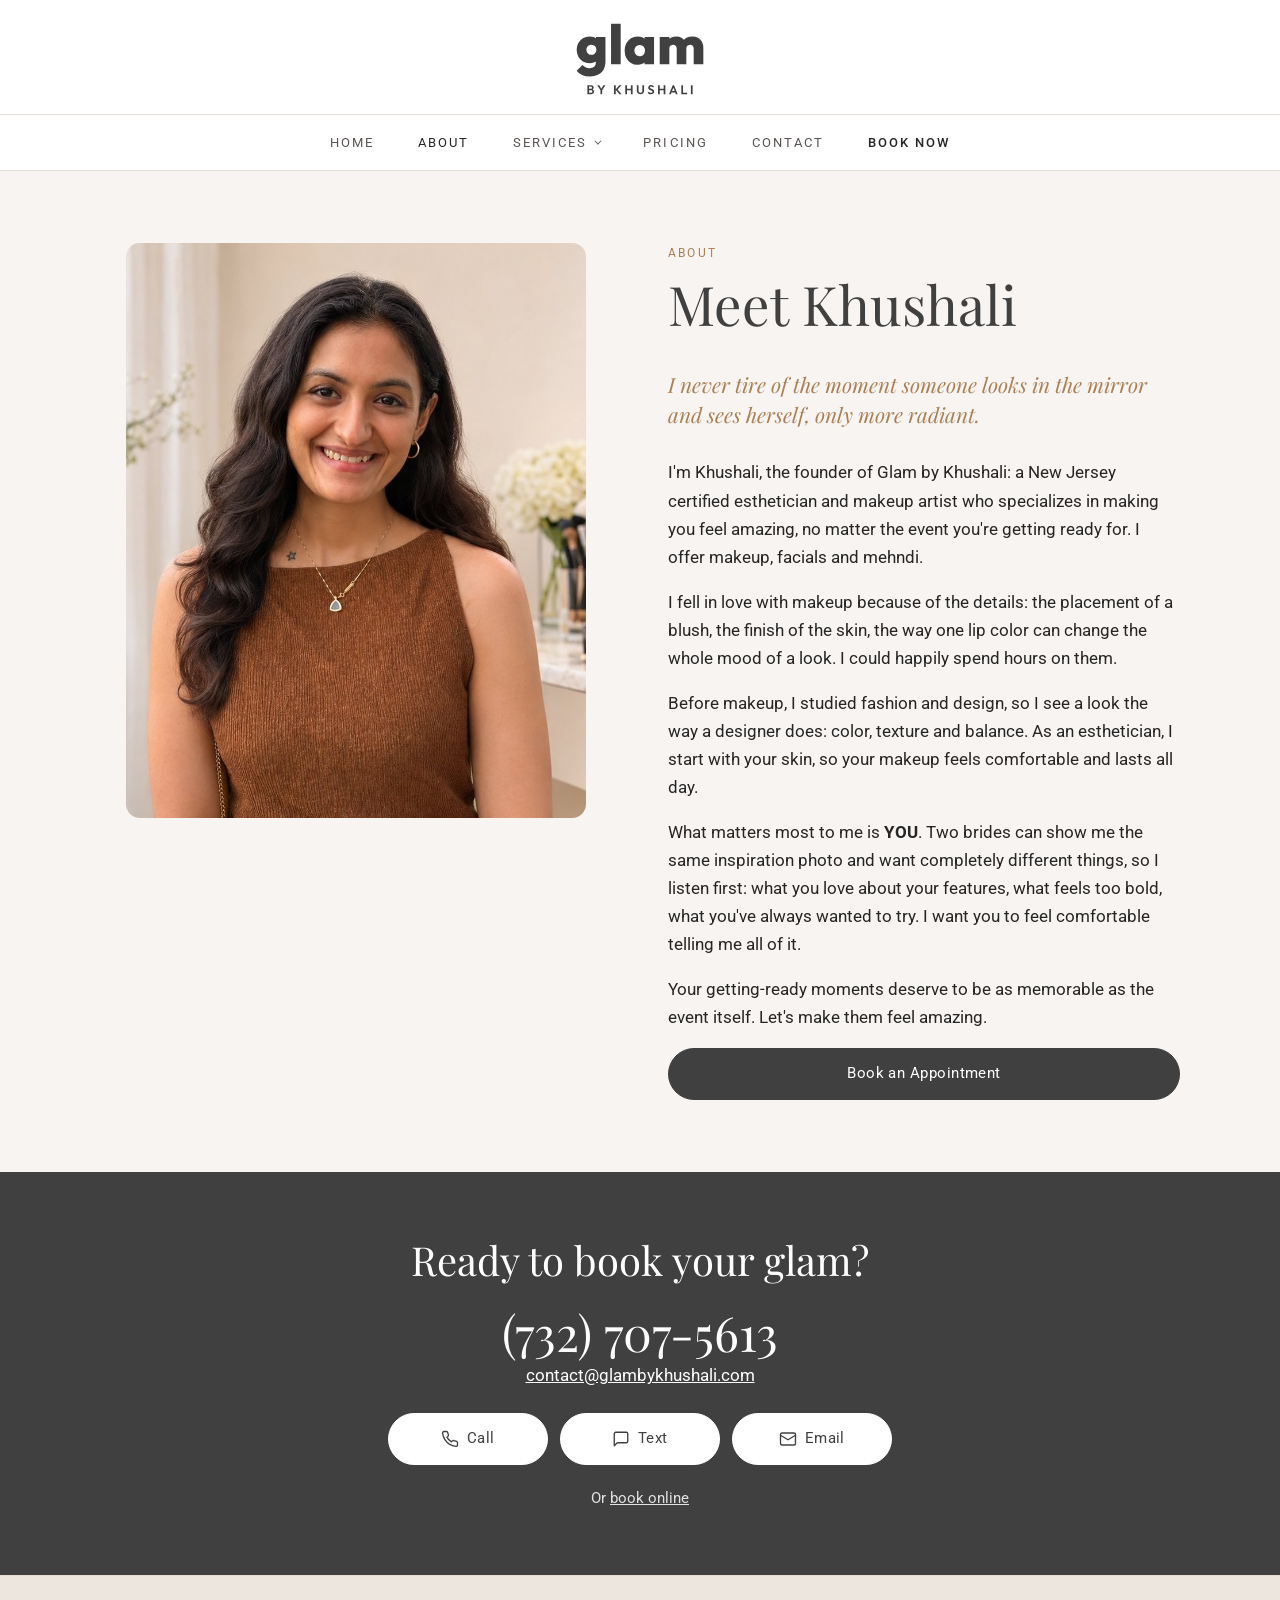
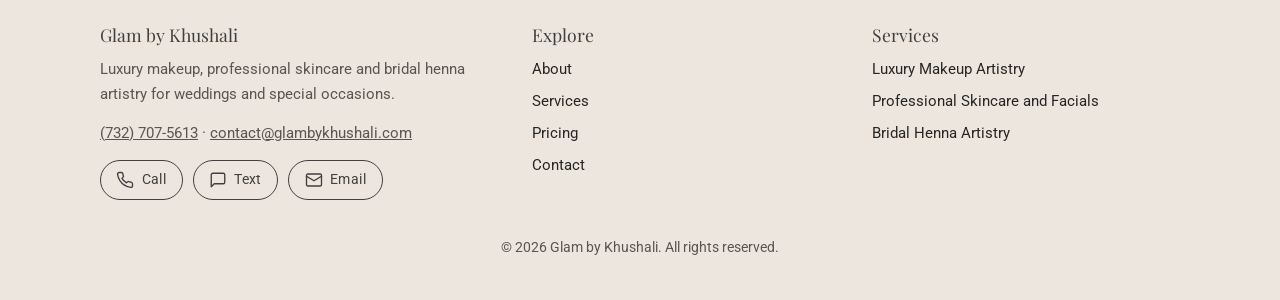
<file: about/index.html>
<!doctype html>
<html lang="en">
<head>
<meta charset="utf-8">
<meta name="viewport" content="width=device-width, initial-scale=1">
<title>About | Glam by Khushali</title>
<meta name="description" content="Meet Khushali, the makeup, skincare and henna artist behind Glam by Khushali.">
<link rel="canonical" href="https://glambykhushali.com/about/">
<meta property="og:title" content="About | Glam by Khushali">
<meta property="og:description" content="Meet Khushali, the makeup, skincare and henna artist behind Glam by Khushali.">
<meta property="og:image" content="https://glambykhushali.com/assets/hero.jpg">
<link rel="icon" href="/favicon.ico" sizes="32x32">
<link rel="icon" type="image/svg+xml" href="/favicon.svg">
<link rel="apple-touch-icon" sizes="180x180" href="/apple-touch-icon.png">
<link rel="preconnect" href="https://fonts.googleapis.com">
<link rel="preconnect" href="https://fonts.gstatic.com" crossorigin>
<link rel="stylesheet" href="https://fonts.googleapis.com/css2?family=Playfair+Display:wght@400;500&family=Roboto:wght@300;400;500&display=swap">
<link rel="stylesheet" href="/assets/site.css">
</head>
<body>
<header class="brand-bar">
  <a class="book-mobile" href="/book/">Book</a>
  <a class="logo" href="/" aria-label="Glam by Khushali home"><img src="/assets/logo.svg" alt="Glam by Khushali" width="470" height="266"></a>
  <button class="menu-toggle" type="button" aria-expanded="false" aria-controls="mobile-menu" aria-label="Menu"><svg viewBox="0 0 24 24" fill="none" stroke="currentColor" stroke-width="1.8" stroke-linecap="round" aria-hidden="true"><path d="M3 6h18M3 12h18M3 18h18"/></svg></button>
</header>
<nav class="main-nav" aria-label="Primary">
  <a href="/">Home</a>
  <a href="/about/" aria-current="page">About</a>
  <div class="has-sub"><a href="/#services">Services</a><span class="caret" aria-hidden="true"></span>
    <div class="submenu"><a href="/services/makeup/">Luxury Makeup</a><a href="/services/skincare/">Skincare & Facials</a><a href="/services/henna/">Bridal Henna</a></div>
  </div>
  <a href="/pricing/">Pricing</a>
  <a href="/contact/">Contact</a>
  <a class="nav-book" href="/book/">Book Now</a>
</nav>
<div class="menu-overlay"></div>
<nav id="mobile-menu" class="mobile-menu" aria-label="Mobile">
  <button class="menu-close" type="button" aria-label="Close menu">&times;</button>
  <a href="/">Home</a>
  <a href="/about/">About</a>
  <a href="/#services">Services</a>
  <a class="sub" href="/services/makeup/">Luxury Makeup</a><a class="sub" href="/services/skincare/">Skincare & Facials</a><a class="sub" href="/services/henna/">Bridal Henna</a>
  <a href="/pricing/">Pricing</a>
  <a href="/contact/">Contact</a>
  <a class="nav-book" href="/book/">Book Now</a>
</nav>
<main>
<section class="section">
  <div class="wrap split split--top">
    <img class="portrait" src="/assets/khushali-studio.jpg" alt="Khushali, makeup, skincare and henna artist" width="800" height="1000">
    <div>
      <p class="eyebrow">About</p>
      <h1>Meet Khushali</h1>
      <p class="tagline">I never tire of the moment someone looks in the mirror and sees herself, only more radiant.</p>
      <p>I'm Khushali, the founder of Glam by Khushali: a New Jersey certified esthetician and makeup artist who specializes in making you feel amazing, no matter the event you're getting ready for. I offer makeup, facials and mehndi.</p><p>I fell in love with makeup because of the details: the placement of a blush, the finish of the skin, the way one lip color can change the whole mood of a look. I could happily spend hours on them.</p><p>Before makeup, I studied fashion and design, so I see a look the way a designer does: color, texture and balance. As an esthetician, I start with your skin, so your makeup feels comfortable and lasts all day.</p><p>What matters most to me is <strong>YOU</strong>. Two brides can show me the same inspiration photo and want completely different things, so I listen first: what you love about your features, what feels too bold, what you've always wanted to try. I want you to feel comfortable telling me all of it.</p><p>Your getting-ready moments deserve to be as memorable as the event itself. Let's make them feel amazing.</p>
      <a class="btn btn--block" href="/book/">Book an Appointment</a>
    </div>
  </div>
</section>

<section class="cta-band">
  <div class="wrap">
    <h2>Ready to book your glam?</h2>
    <p class="cta-phone"><a href="tel:+17327075613">(732) 707-5613</a></p>
    <p class="cta-email"><a href="mailto:contact@glambykhushali.com">contact@glambykhushali.com</a></p>
    <div class="actions">
      <a class="btn btn--light" href="tel:+17327075613"><svg viewBox="0 0 24 24" fill="none" stroke="currentColor" stroke-width="1.8" stroke-linecap="round" stroke-linejoin="round" aria-hidden="true"><path d="M22 16.9v3a2 2 0 0 1-2.2 2 19.8 19.8 0 0 1-8.6-3.1 19.5 19.5 0 0 1-6-6A19.8 19.8 0 0 1 2.1 4.2 2 2 0 0 1 4.1 2h3a2 2 0 0 1 2 1.7c.1.9.4 1.8.7 2.7a2 2 0 0 1-.5 2.1L8 9.8a16 16 0 0 0 6 6l1.3-1.3a2 2 0 0 1 2.1-.4c.9.3 1.8.6 2.7.7a2 2 0 0 1 1.7 2z"/></svg>Call</a>
      <a class="btn btn--light" href="sms:+17327075613"><svg viewBox="0 0 24 24" fill="none" stroke="currentColor" stroke-width="1.8" stroke-linecap="round" stroke-linejoin="round" aria-hidden="true"><path d="M21 15a2 2 0 0 1-2 2H7l-4 4V5a2 2 0 0 1 2-2h14a2 2 0 0 1 2 2z"/></svg>Text</a>
      <a class="btn btn--light" href="mailto:contact@glambykhushali.com"><svg viewBox="0 0 24 24" fill="none" stroke="currentColor" stroke-width="1.8" stroke-linecap="round" stroke-linejoin="round" aria-hidden="true"><rect x="2" y="4" width="20" height="16" rx="2"/><path d="m22 7-10 6L2 7"/></svg>Email</a>
    </div>
    <p class="cta-alt">Or <a href="/book/">book online</a></p>
  </div>
</section>
</main>
<footer class="site-footer">
  <div class="wrap footer-grid">
    <div>
      <h3>Glam by Khushali</h3>
      <p class="note">Luxury makeup, professional skincare and bridal henna artistry for weddings and special occasions.</p>
      <p class="note"><a href="tel:+17327075613">(732) 707-5613</a> · <a href="mailto:contact@glambykhushali.com">contact@glambykhushali.com</a></p>
      <div class="footer-actions">
        <a class="btn btn--ghost" href="tel:+17327075613"><svg viewBox="0 0 24 24" fill="none" stroke="currentColor" stroke-width="1.8" stroke-linecap="round" stroke-linejoin="round" aria-hidden="true"><path d="M22 16.9v3a2 2 0 0 1-2.2 2 19.8 19.8 0 0 1-8.6-3.1 19.5 19.5 0 0 1-6-6A19.8 19.8 0 0 1 2.1 4.2 2 2 0 0 1 4.1 2h3a2 2 0 0 1 2 1.7c.1.9.4 1.8.7 2.7a2 2 0 0 1-.5 2.1L8 9.8a16 16 0 0 0 6 6l1.3-1.3a2 2 0 0 1 2.1-.4c.9.3 1.8.6 2.7.7a2 2 0 0 1 1.7 2z"/></svg>Call</a>
        <a class="btn btn--ghost" href="sms:+17327075613"><svg viewBox="0 0 24 24" fill="none" stroke="currentColor" stroke-width="1.8" stroke-linecap="round" stroke-linejoin="round" aria-hidden="true"><path d="M21 15a2 2 0 0 1-2 2H7l-4 4V5a2 2 0 0 1 2-2h14a2 2 0 0 1 2 2z"/></svg>Text</a>
        <a class="btn btn--ghost" href="mailto:contact@glambykhushali.com"><svg viewBox="0 0 24 24" fill="none" stroke="currentColor" stroke-width="1.8" stroke-linecap="round" stroke-linejoin="round" aria-hidden="true"><rect x="2" y="4" width="20" height="16" rx="2"/><path d="m22 7-10 6L2 7"/></svg>Email</a>
      </div>
    </div>
    <div>
      <h3>Explore</h3>
      <ul class="footer-links">
        <li><a href="/about/">About</a></li>
        <li><a href="/#services">Services</a></li>
        <li><a href="/pricing/">Pricing</a></li>
        <li><a href="/contact/">Contact</a></li>
      </ul>
    </div>
    <div>
      <h3>Services</h3>
      <ul class="footer-links">
        <li><a href="/services/makeup/">Luxury Makeup Artistry</a></li><li><a href="/services/skincare/">Professional Skincare and Facials</a></li><li><a href="/services/henna/">Bridal Henna Artistry</a></li>
      </ul>
    </div>
  </div>
  <p class="copyright">© 2026 Glam by Khushali. All rights reserved.</p>
</footer>
<script src="/assets/site.js" defer></script>
</body>
</html>
</file>
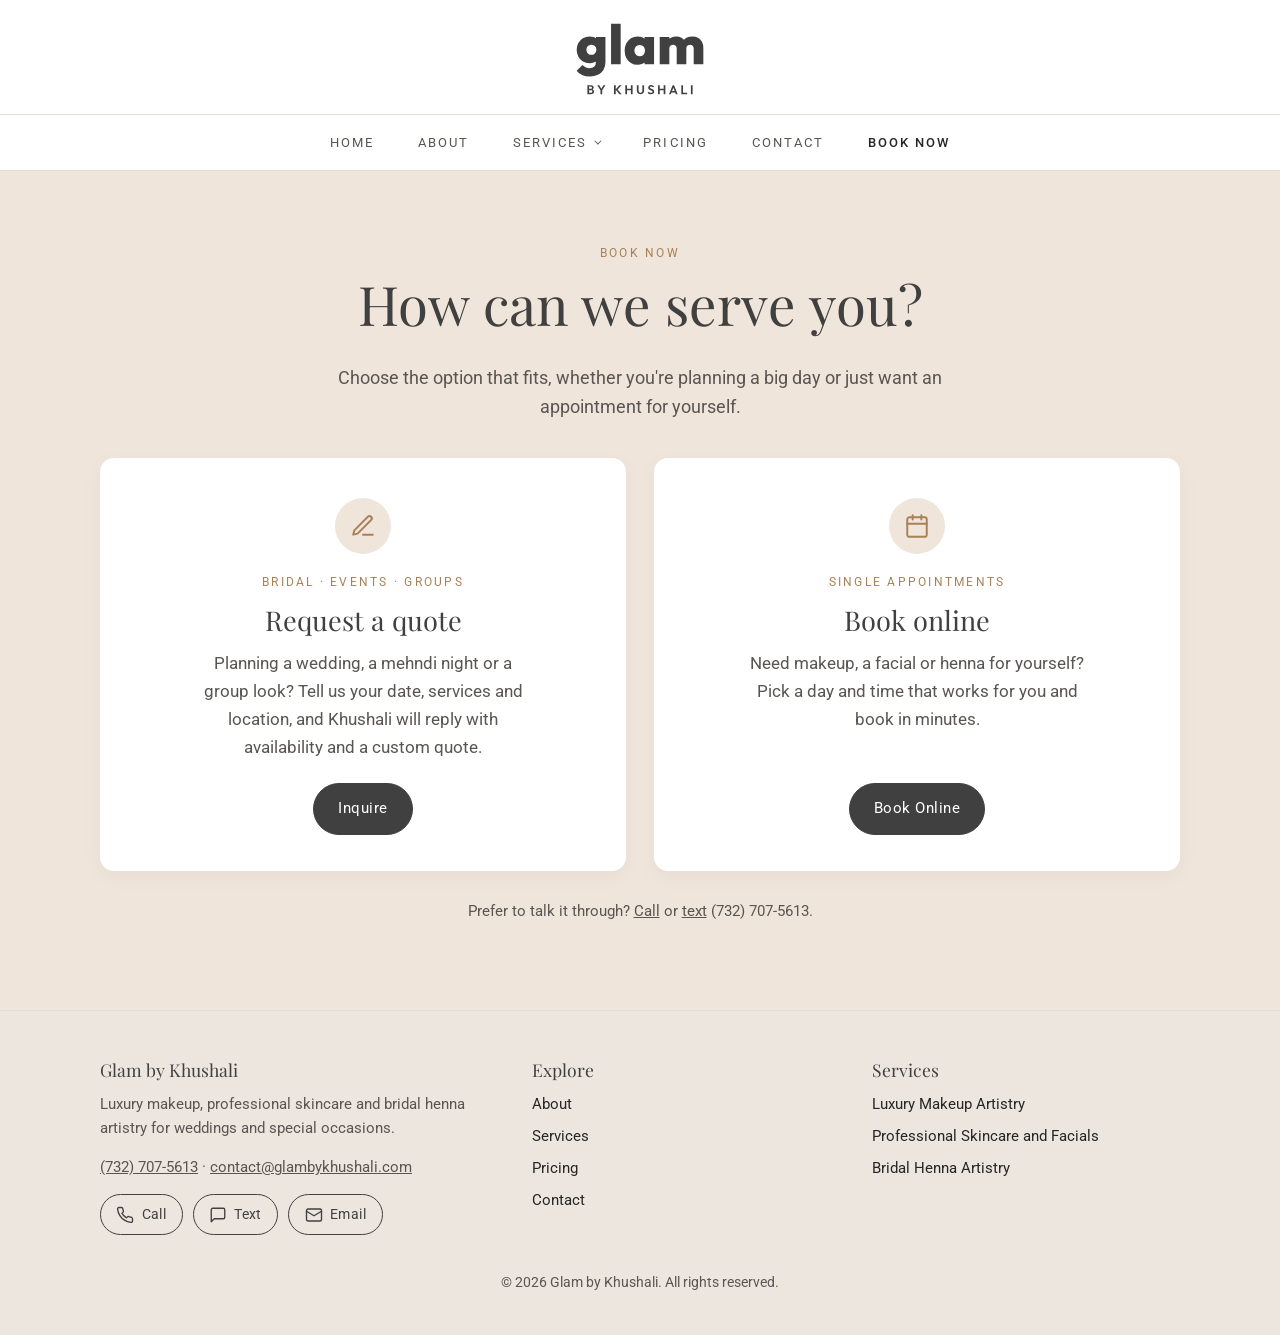
<file: book/index.html>
<!doctype html>
<html lang="en">
<head>
<meta charset="utf-8">
<meta name="viewport" content="width=device-width, initial-scale=1">
<title>Book Now | Glam by Khushali</title>
<meta name="description" content="Book Glam by Khushali: request a quote for weddings, events and groups, or book a single makeup, skincare or henna appointment online.">
<link rel="canonical" href="https://glambykhushali.com/book/">
<meta property="og:title" content="Book Now | Glam by Khushali">
<meta property="og:description" content="Book Glam by Khushali: request a quote for weddings, events and groups, or book a single makeup, skincare or henna appointment online.">
<meta property="og:image" content="https://glambykhushali.com/assets/hero.jpg">
<link rel="icon" href="/favicon.ico" sizes="32x32">
<link rel="icon" type="image/svg+xml" href="/favicon.svg">
<link rel="apple-touch-icon" sizes="180x180" href="/apple-touch-icon.png">
<link rel="preconnect" href="https://fonts.googleapis.com">
<link rel="preconnect" href="https://fonts.gstatic.com" crossorigin>
<link rel="stylesheet" href="https://fonts.googleapis.com/css2?family=Playfair+Display:wght@400;500&family=Roboto:wght@300;400;500&display=swap">
<link rel="stylesheet" href="/assets/site.css">
</head>
<body>
<header class="brand-bar">
  <a class="book-mobile" href="/book/">Book</a>
  <a class="logo" href="/" aria-label="Glam by Khushali home"><img src="/assets/logo.svg" alt="Glam by Khushali" width="470" height="266"></a>
  <button class="menu-toggle" type="button" aria-expanded="false" aria-controls="mobile-menu" aria-label="Menu"><svg viewBox="0 0 24 24" fill="none" stroke="currentColor" stroke-width="1.8" stroke-linecap="round" aria-hidden="true"><path d="M3 6h18M3 12h18M3 18h18"/></svg></button>
</header>
<nav class="main-nav" aria-label="Primary">
  <a href="/">Home</a>
  <a href="/about/">About</a>
  <div class="has-sub"><a href="/#services">Services</a><span class="caret" aria-hidden="true"></span>
    <div class="submenu"><a href="/services/makeup/">Luxury Makeup</a><a href="/services/skincare/">Skincare & Facials</a><a href="/services/henna/">Bridal Henna</a></div>
  </div>
  <a href="/pricing/">Pricing</a>
  <a href="/contact/">Contact</a>
  <a class="nav-book" href="/book/" aria-current="page">Book Now</a>
</nav>
<div class="menu-overlay"></div>
<nav id="mobile-menu" class="mobile-menu" aria-label="Mobile">
  <button class="menu-close" type="button" aria-label="Close menu">&times;</button>
  <a href="/">Home</a>
  <a href="/about/">About</a>
  <a href="/#services">Services</a>
  <a class="sub" href="/services/makeup/">Luxury Makeup</a><a class="sub" href="/services/skincare/">Skincare & Facials</a><a class="sub" href="/services/henna/">Bridal Henna</a>
  <a href="/pricing/">Pricing</a>
  <a href="/contact/">Contact</a>
  <a class="nav-book" href="/book/" aria-current="page">Book Now</a>
</nav>
<main>
<section class="section section--tint center">
  <div class="wrap">
    <p class="eyebrow">Book Now</p>
    <h1>How can we serve you?</h1>
    <p class="lead">Choose the option that fits, whether you're planning a big day or just want an appointment for yourself.</p>
    <div class="choose">
      <div class="choose-card">
        <div class="icon"><svg viewBox="0 0 24 24" fill="none" stroke="currentColor" stroke-width="1.8" stroke-linecap="round" stroke-linejoin="round" aria-hidden="true"><path d="M12 20h9"/><path d="M16.5 3.5a2.1 2.1 0 0 1 3 3L7 19l-4 1 1-4z"/></svg></div>
        <p class="eyebrow">Bridal · Events · Groups</p>
        <h2>Request a quote</h2>
        <p>Planning a wedding, a mehndi night or a group look? Tell us your date, services and location, and Khushali will reply with availability and a custom quote.</p>
        <a class="btn" href="/contact/#inquire">Inquire</a>
      </div>
      <div class="choose-card">
        <div class="icon"><svg viewBox="0 0 24 24" fill="none" stroke="currentColor" stroke-width="1.8" stroke-linecap="round" stroke-linejoin="round" aria-hidden="true"><rect x="3" y="4" width="18" height="18" rx="2"/><path d="M16 2v4M8 2v4M3 10h18"/></svg></div>
        <p class="eyebrow">Single appointments</p>
        <h2>Book online</h2>
        <p>Need makeup, a facial or henna for yourself? Pick a day and time that works for you and book in minutes.</p>
        <a class="btn" href="/book/online/">Book Online</a>
      </div>
    </div>
    <p class="note" style="margin-top:28px">Prefer to talk it through? <a href="tel:+17327075613">Call</a> or <a href="sms:+17327075613">text</a> (732) 707-5613.</p>
  </div>
</section>
</main>
<footer class="site-footer">
  <div class="wrap footer-grid">
    <div>
      <h3>Glam by Khushali</h3>
      <p class="note">Luxury makeup, professional skincare and bridal henna artistry for weddings and special occasions.</p>
      <p class="note"><a href="tel:+17327075613">(732) 707-5613</a> · <a href="mailto:contact@glambykhushali.com">contact@glambykhushali.com</a></p>
      <div class="footer-actions">
        <a class="btn btn--ghost" href="tel:+17327075613"><svg viewBox="0 0 24 24" fill="none" stroke="currentColor" stroke-width="1.8" stroke-linecap="round" stroke-linejoin="round" aria-hidden="true"><path d="M22 16.9v3a2 2 0 0 1-2.2 2 19.8 19.8 0 0 1-8.6-3.1 19.5 19.5 0 0 1-6-6A19.8 19.8 0 0 1 2.1 4.2 2 2 0 0 1 4.1 2h3a2 2 0 0 1 2 1.7c.1.9.4 1.8.7 2.7a2 2 0 0 1-.5 2.1L8 9.8a16 16 0 0 0 6 6l1.3-1.3a2 2 0 0 1 2.1-.4c.9.3 1.8.6 2.7.7a2 2 0 0 1 1.7 2z"/></svg>Call</a>
        <a class="btn btn--ghost" href="sms:+17327075613"><svg viewBox="0 0 24 24" fill="none" stroke="currentColor" stroke-width="1.8" stroke-linecap="round" stroke-linejoin="round" aria-hidden="true"><path d="M21 15a2 2 0 0 1-2 2H7l-4 4V5a2 2 0 0 1 2-2h14a2 2 0 0 1 2 2z"/></svg>Text</a>
        <a class="btn btn--ghost" href="mailto:contact@glambykhushali.com"><svg viewBox="0 0 24 24" fill="none" stroke="currentColor" stroke-width="1.8" stroke-linecap="round" stroke-linejoin="round" aria-hidden="true"><rect x="2" y="4" width="20" height="16" rx="2"/><path d="m22 7-10 6L2 7"/></svg>Email</a>
      </div>
    </div>
    <div>
      <h3>Explore</h3>
      <ul class="footer-links">
        <li><a href="/about/">About</a></li>
        <li><a href="/#services">Services</a></li>
        <li><a href="/pricing/">Pricing</a></li>
        <li><a href="/contact/">Contact</a></li>
      </ul>
    </div>
    <div>
      <h3>Services</h3>
      <ul class="footer-links">
        <li><a href="/services/makeup/">Luxury Makeup Artistry</a></li><li><a href="/services/skincare/">Professional Skincare and Facials</a></li><li><a href="/services/henna/">Bridal Henna Artistry</a></li>
      </ul>
    </div>
  </div>
  <p class="copyright">© 2026 Glam by Khushali. All rights reserved.</p>
</footer>
<script src="/assets/site.js" defer></script>
</body>
</html>
</file>
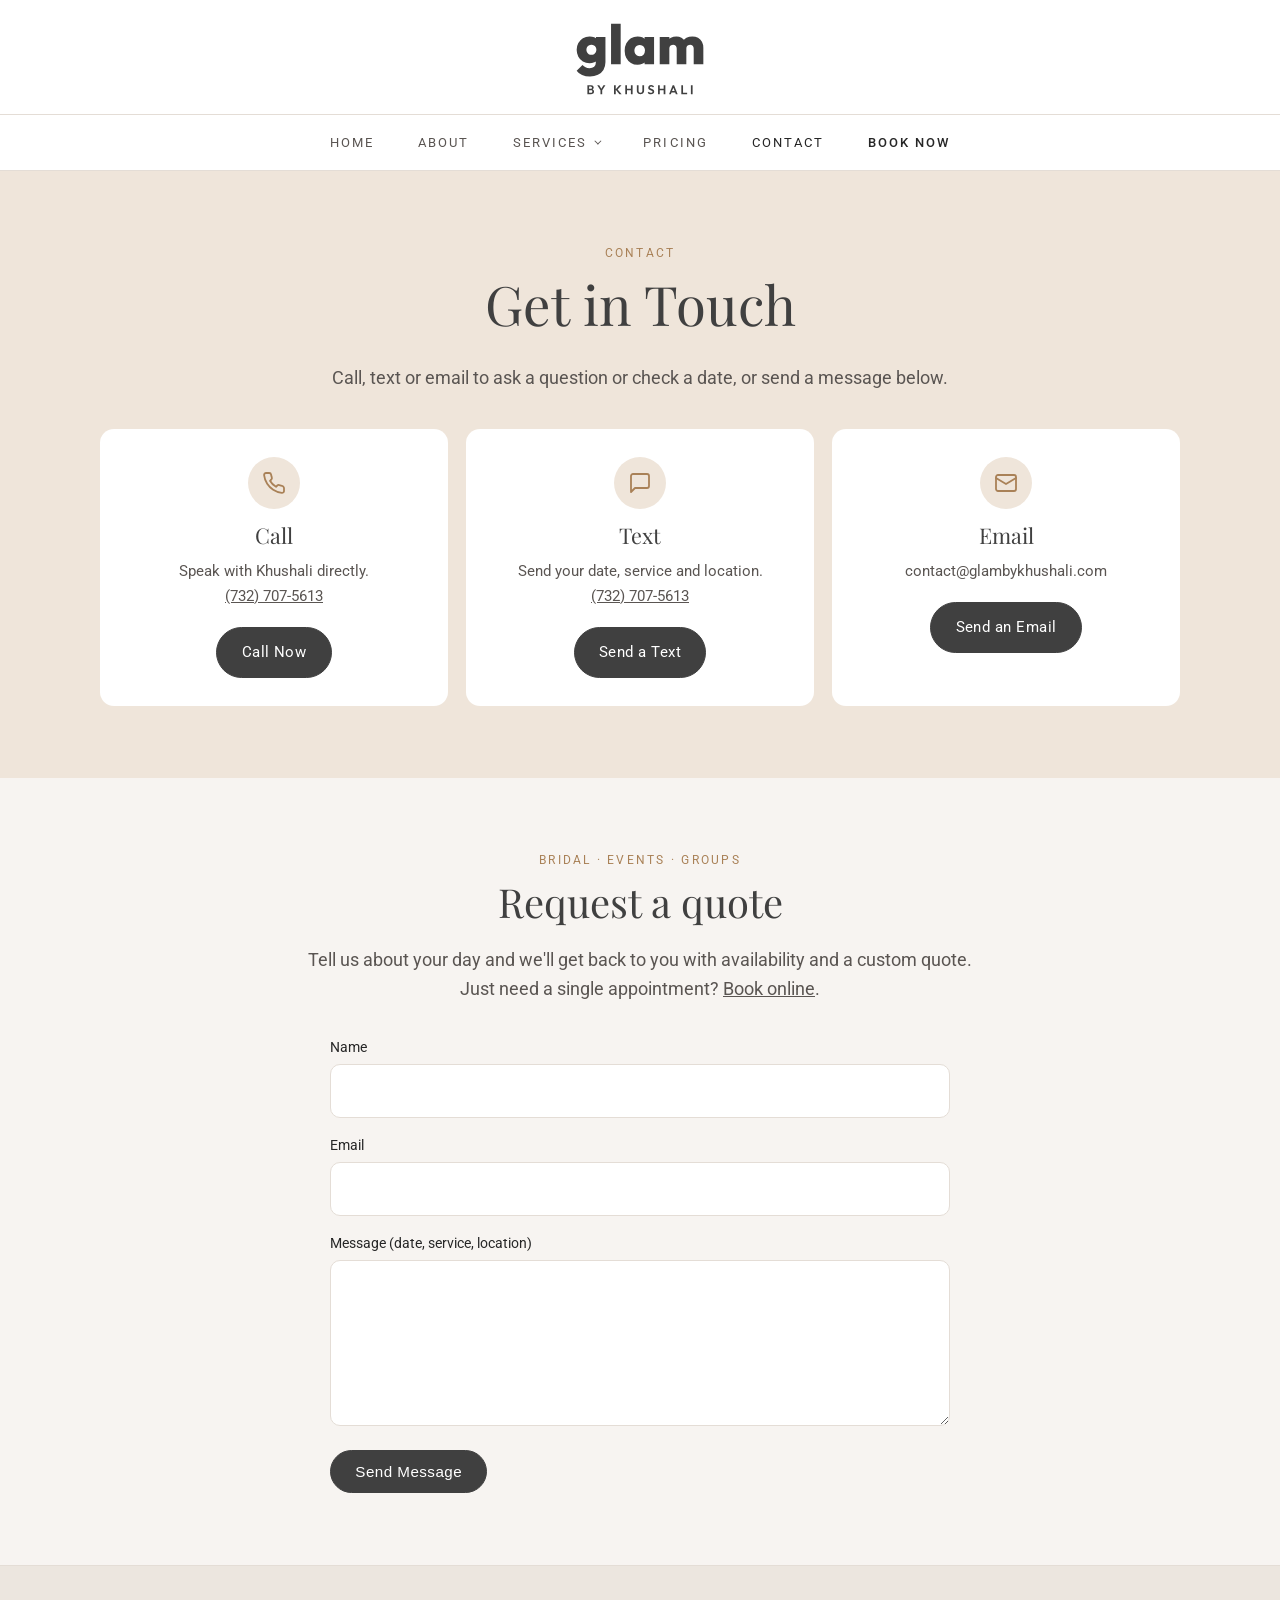
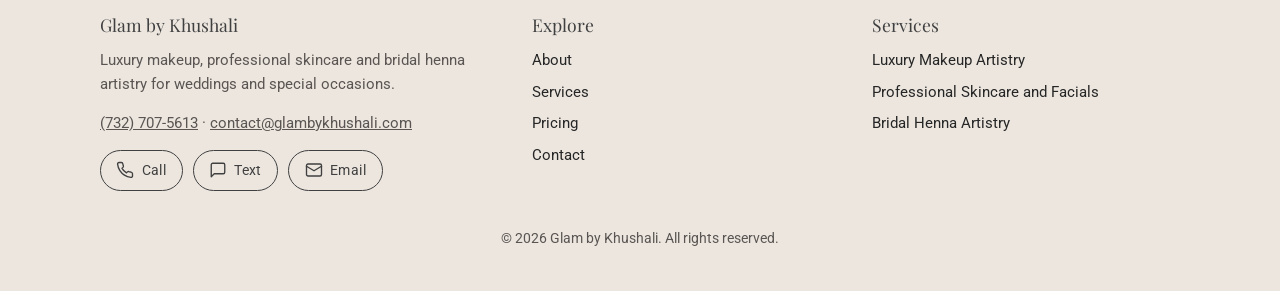
<file: contact/index.html>
<!doctype html>
<html lang="en">
<head>
<meta charset="utf-8">
<meta name="viewport" content="width=device-width, initial-scale=1">
<title>Contact | Glam by Khushali</title>
<meta name="description" content="Contact Glam by Khushali: call, text or email, or send a message to request a quote for your wedding, event or group.">
<link rel="canonical" href="https://glambykhushali.com/contact/">
<meta property="og:title" content="Contact | Glam by Khushali">
<meta property="og:description" content="Contact Glam by Khushali: call, text or email, or send a message to request a quote for your wedding, event or group.">
<meta property="og:image" content="https://glambykhushali.com/assets/hero.jpg">
<link rel="icon" href="/favicon.ico" sizes="32x32">
<link rel="icon" type="image/svg+xml" href="/favicon.svg">
<link rel="apple-touch-icon" sizes="180x180" href="/apple-touch-icon.png">
<link rel="preconnect" href="https://fonts.googleapis.com">
<link rel="preconnect" href="https://fonts.gstatic.com" crossorigin>
<link rel="stylesheet" href="https://fonts.googleapis.com/css2?family=Playfair+Display:wght@400;500&family=Roboto:wght@300;400;500&display=swap">
<link rel="stylesheet" href="/assets/site.css">
</head>
<body>
<header class="brand-bar">
  <a class="book-mobile" href="/book/">Book</a>
  <a class="logo" href="/" aria-label="Glam by Khushali home"><img src="/assets/logo.svg" alt="Glam by Khushali" width="470" height="266"></a>
  <button class="menu-toggle" type="button" aria-expanded="false" aria-controls="mobile-menu" aria-label="Menu"><svg viewBox="0 0 24 24" fill="none" stroke="currentColor" stroke-width="1.8" stroke-linecap="round" aria-hidden="true"><path d="M3 6h18M3 12h18M3 18h18"/></svg></button>
</header>
<nav class="main-nav" aria-label="Primary">
  <a href="/">Home</a>
  <a href="/about/">About</a>
  <div class="has-sub"><a href="/#services">Services</a><span class="caret" aria-hidden="true"></span>
    <div class="submenu"><a href="/services/makeup/">Luxury Makeup</a><a href="/services/skincare/">Skincare & Facials</a><a href="/services/henna/">Bridal Henna</a></div>
  </div>
  <a href="/pricing/">Pricing</a>
  <a href="/contact/" aria-current="page">Contact</a>
  <a class="nav-book" href="/book/">Book Now</a>
</nav>
<div class="menu-overlay"></div>
<nav id="mobile-menu" class="mobile-menu" aria-label="Mobile">
  <button class="menu-close" type="button" aria-label="Close menu">&times;</button>
  <a href="/">Home</a>
  <a href="/about/">About</a>
  <a href="/#services">Services</a>
  <a class="sub" href="/services/makeup/">Luxury Makeup</a><a class="sub" href="/services/skincare/">Skincare & Facials</a><a class="sub" href="/services/henna/">Bridal Henna</a>
  <a href="/pricing/">Pricing</a>
  <a href="/contact/">Contact</a>
  <a class="nav-book" href="/book/">Book Now</a>
</nav>
<main>
<section class="section section--tint center">
  <div class="wrap">
    <p class="eyebrow">Contact</p>
    <h1>Get in Touch</h1>
    <p class="lead">Call, text or email to ask a question or check a date, or send a message below.</p>
    <div class="contact-options">
      <div class="contact-card">
        <div class="icon"><svg viewBox="0 0 24 24" fill="none" stroke="currentColor" stroke-width="1.8" stroke-linecap="round" stroke-linejoin="round" aria-hidden="true"><path d="M22 16.9v3a2 2 0 0 1-2.2 2 19.8 19.8 0 0 1-8.6-3.1 19.5 19.5 0 0 1-6-6A19.8 19.8 0 0 1 2.1 4.2 2 2 0 0 1 4.1 2h3a2 2 0 0 1 2 1.7c.1.9.4 1.8.7 2.7a2 2 0 0 1-.5 2.1L8 9.8a16 16 0 0 0 6 6l1.3-1.3a2 2 0 0 1 2.1-.4c.9.3 1.8.6 2.7.7a2 2 0 0 1 1.7 2z"/></svg></div>
        <h3>Call</h3>
        <p>Speak with Khushali directly.<br><a href="tel:+17327075613">(732) 707-5613</a></p>
        <a class="btn" href="tel:+17327075613">Call Now</a>
      </div>
      <div class="contact-card">
        <div class="icon"><svg viewBox="0 0 24 24" fill="none" stroke="currentColor" stroke-width="1.8" stroke-linecap="round" stroke-linejoin="round" aria-hidden="true"><path d="M21 15a2 2 0 0 1-2 2H7l-4 4V5a2 2 0 0 1 2-2h14a2 2 0 0 1 2 2z"/></svg></div>
        <h3>Text</h3>
        <p>Send your date, service and location.<br><a href="sms:+17327075613">(732) 707-5613</a></p>
        <a class="btn" href="sms:+17327075613">Send a Text</a>
      </div>
      <div class="contact-card">
        <div class="icon"><svg viewBox="0 0 24 24" fill="none" stroke="currentColor" stroke-width="1.8" stroke-linecap="round" stroke-linejoin="round" aria-hidden="true"><rect x="2" y="4" width="20" height="16" rx="2"/><path d="m22 7-10 6L2 7"/></svg></div>
        <h3>Email</h3>
        <p>contact@glambykhushali.com</p>
        <a class="btn" href="mailto:contact@glambykhushali.com">Send an Email</a>
      </div>
    </div>
  </div>
</section>

<section id="inquire" class="section">
  <div class="wrap">
    <div class="center">
      <p class="eyebrow">Bridal · Events · Groups</p>
      <h2>Request a quote</h2>
      <p class="lead">Tell us about your day and we'll get back to you with availability and a custom quote. Just need a single appointment? <a href="/book/online/">Book online</a>.</p>
    </div>
    <form id="contact-form-el" class="form" data-endpoint="https://builder-api.corporatetools.com/public/websites/9048f01f-244c-4d34-af2e-d03e6a4a56a2/contact">
      <div id="contact-fields" class="fields">
        <div><label for="contact-name">Name</label><input id="contact-name" name="name" type="text" autocomplete="name" required></div>
        <div><label for="contact-email">Email</label><input id="contact-email" name="email" type="email" autocomplete="email" required></div>
        <div><label for="contact-message">Message (date, service, location)</label><textarea id="contact-message" name="message" rows="5" required></textarea></div>
        <div><button id="contact-submit" class="btn" type="submit">Send Message</button></div>
      </div>
      <p id="contact-success" class="hidden center">Thank you, your message has been sent.</p>
      <p id="contact-failure" class="hidden center" role="alert">Sorry, your message could not be sent. Please call, text or email instead.</p>
    </form>
  </div>
</section>
</main>
<footer class="site-footer">
  <div class="wrap footer-grid">
    <div>
      <h3>Glam by Khushali</h3>
      <p class="note">Luxury makeup, professional skincare and bridal henna artistry for weddings and special occasions.</p>
      <p class="note"><a href="tel:+17327075613">(732) 707-5613</a> · <a href="mailto:contact@glambykhushali.com">contact@glambykhushali.com</a></p>
      <div class="footer-actions">
        <a class="btn btn--ghost" href="tel:+17327075613"><svg viewBox="0 0 24 24" fill="none" stroke="currentColor" stroke-width="1.8" stroke-linecap="round" stroke-linejoin="round" aria-hidden="true"><path d="M22 16.9v3a2 2 0 0 1-2.2 2 19.8 19.8 0 0 1-8.6-3.1 19.5 19.5 0 0 1-6-6A19.8 19.8 0 0 1 2.1 4.2 2 2 0 0 1 4.1 2h3a2 2 0 0 1 2 1.7c.1.9.4 1.8.7 2.7a2 2 0 0 1-.5 2.1L8 9.8a16 16 0 0 0 6 6l1.3-1.3a2 2 0 0 1 2.1-.4c.9.3 1.8.6 2.7.7a2 2 0 0 1 1.7 2z"/></svg>Call</a>
        <a class="btn btn--ghost" href="sms:+17327075613"><svg viewBox="0 0 24 24" fill="none" stroke="currentColor" stroke-width="1.8" stroke-linecap="round" stroke-linejoin="round" aria-hidden="true"><path d="M21 15a2 2 0 0 1-2 2H7l-4 4V5a2 2 0 0 1 2-2h14a2 2 0 0 1 2 2z"/></svg>Text</a>
        <a class="btn btn--ghost" href="mailto:contact@glambykhushali.com"><svg viewBox="0 0 24 24" fill="none" stroke="currentColor" stroke-width="1.8" stroke-linecap="round" stroke-linejoin="round" aria-hidden="true"><rect x="2" y="4" width="20" height="16" rx="2"/><path d="m22 7-10 6L2 7"/></svg>Email</a>
      </div>
    </div>
    <div>
      <h3>Explore</h3>
      <ul class="footer-links">
        <li><a href="/about/">About</a></li>
        <li><a href="/#services">Services</a></li>
        <li><a href="/pricing/">Pricing</a></li>
        <li><a href="/contact/">Contact</a></li>
      </ul>
    </div>
    <div>
      <h3>Services</h3>
      <ul class="footer-links">
        <li><a href="/services/makeup/">Luxury Makeup Artistry</a></li><li><a href="/services/skincare/">Professional Skincare and Facials</a></li><li><a href="/services/henna/">Bridal Henna Artistry</a></li>
      </ul>
    </div>
  </div>
  <p class="copyright">© 2026 Glam by Khushali. All rights reserved.</p>
</footer>
<script src="/assets/site.js" defer></script>
</body>
</html>
</file>
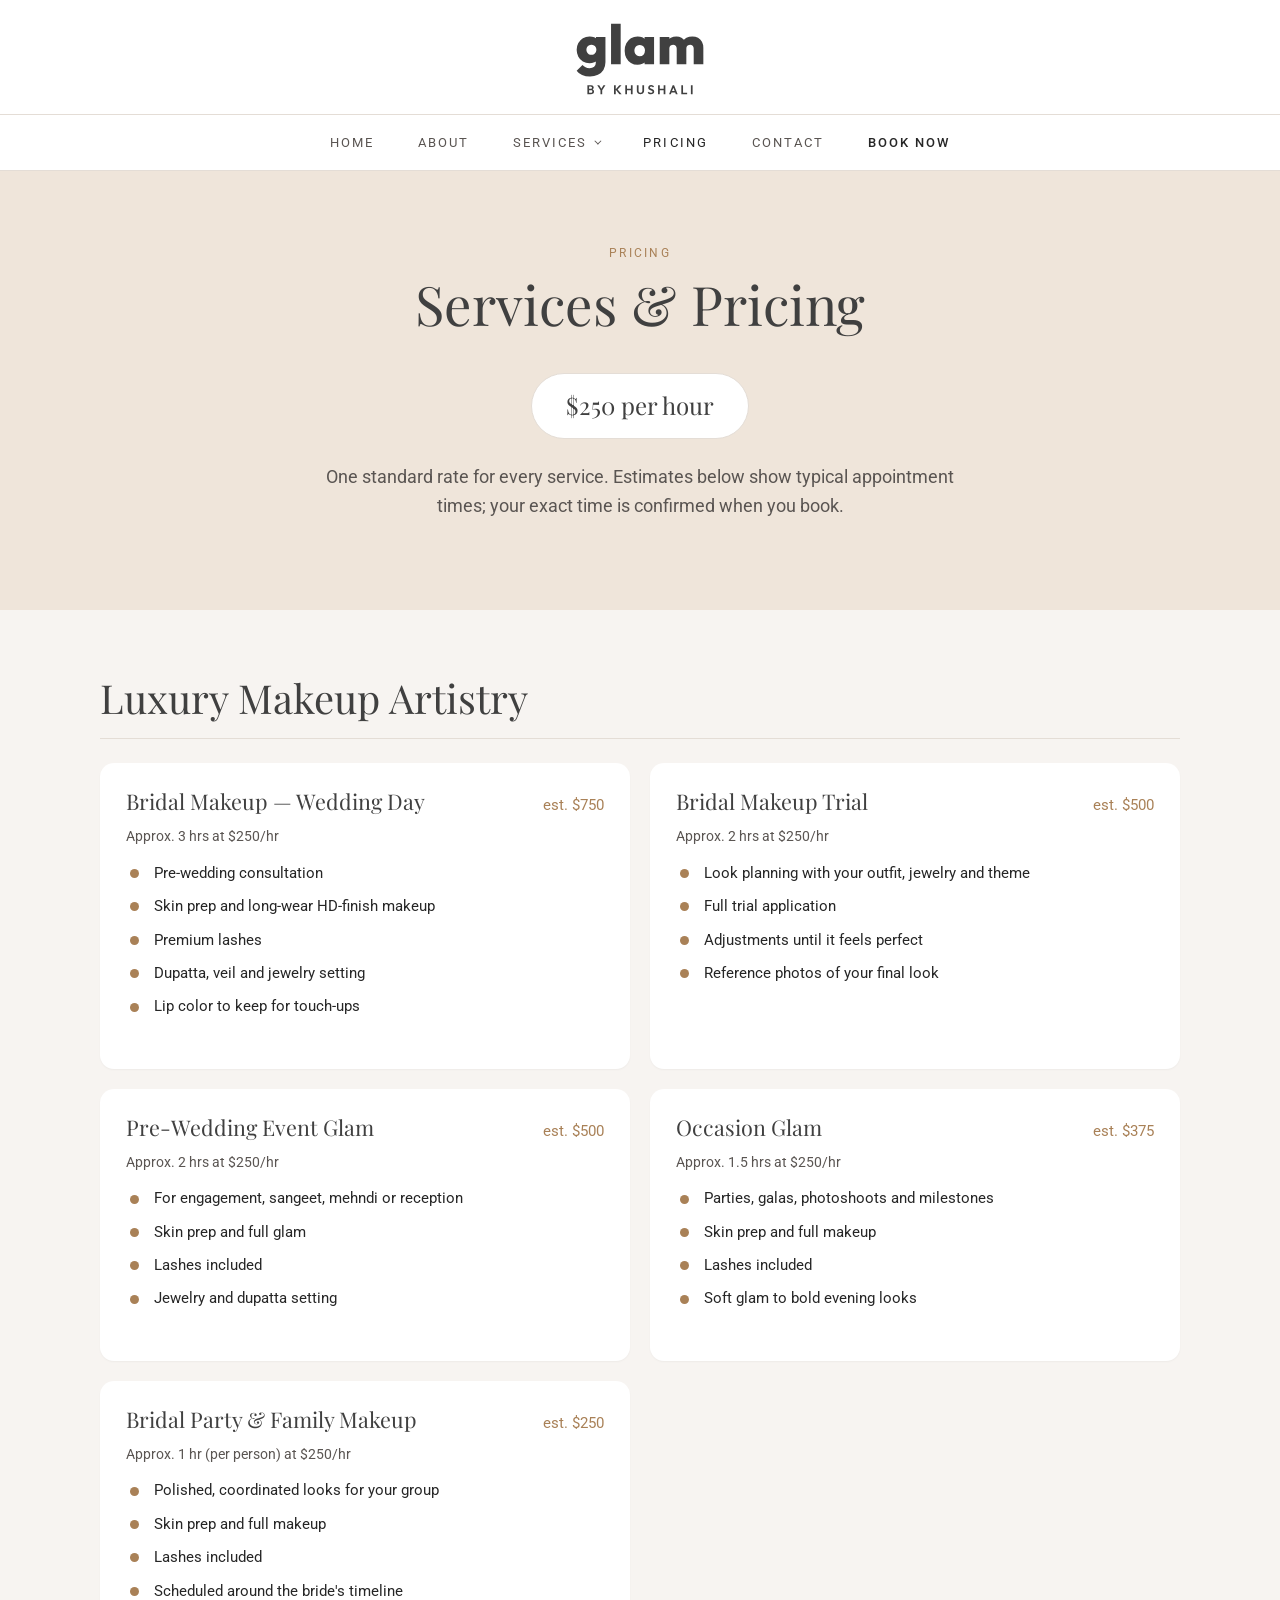
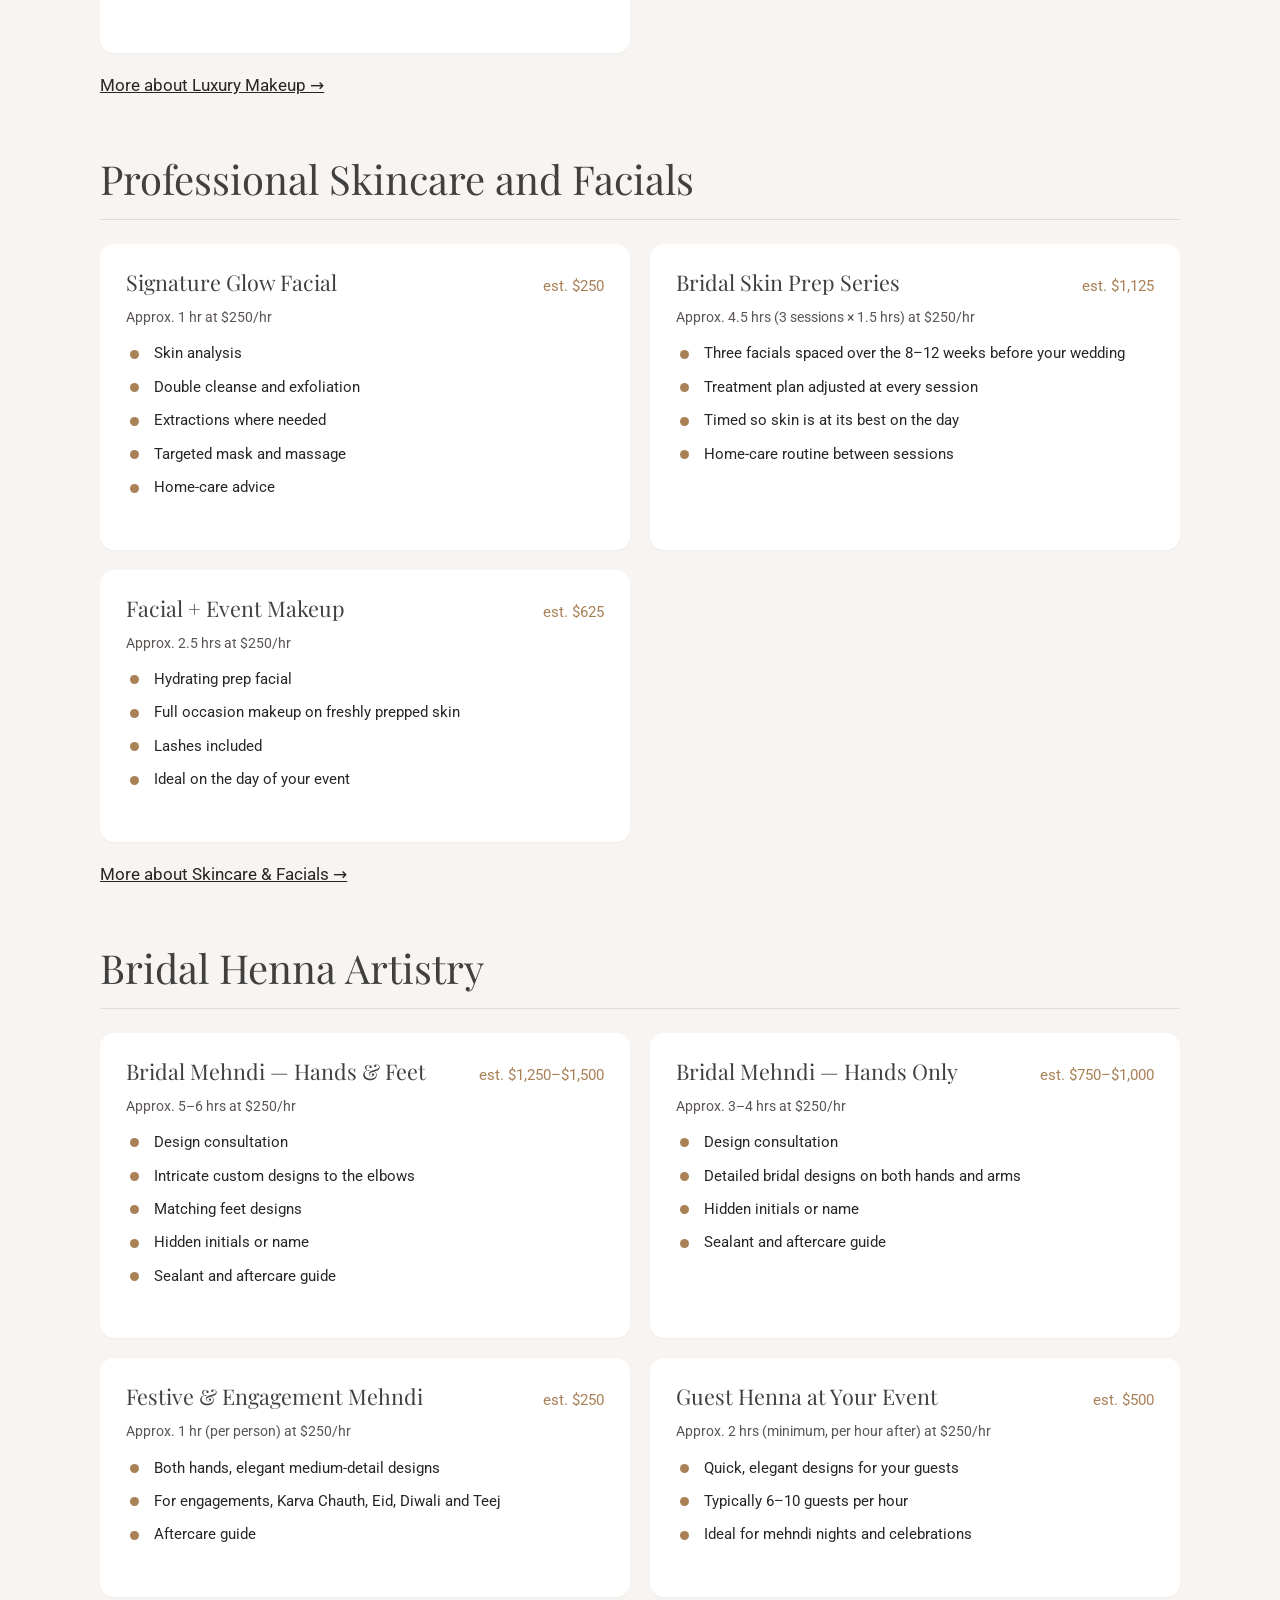
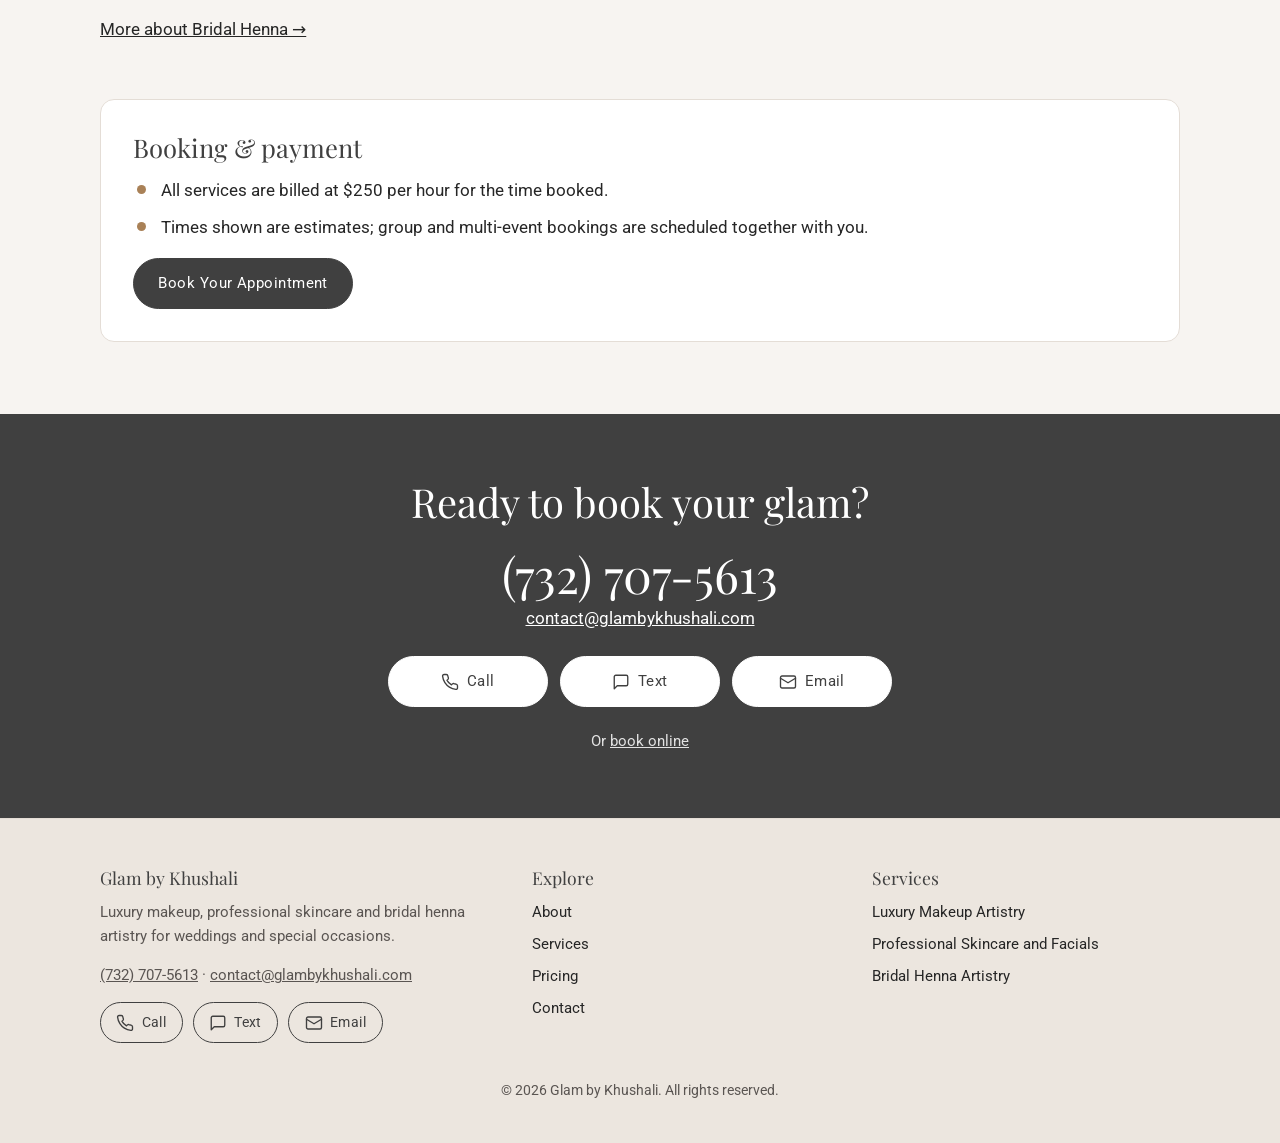
<file: pricing/index.html>
<!doctype html>
<html lang="en">
<head>
<meta charset="utf-8">
<meta name="viewport" content="width=device-width, initial-scale=1">
<title>Pricing | Glam by Khushali</title>
<meta name="description" content="Glam by Khushali pricing: one standard rate of $250/hour for luxury makeup, skincare and bridal henna.">
<link rel="canonical" href="https://glambykhushali.com/pricing/">
<meta property="og:title" content="Pricing | Glam by Khushali">
<meta property="og:description" content="Glam by Khushali pricing: one standard rate of $250/hour for luxury makeup, skincare and bridal henna.">
<meta property="og:image" content="https://glambykhushali.com/assets/hero.jpg">
<link rel="icon" href="/favicon.ico" sizes="32x32">
<link rel="icon" type="image/svg+xml" href="/favicon.svg">
<link rel="apple-touch-icon" sizes="180x180" href="/apple-touch-icon.png">
<link rel="preconnect" href="https://fonts.googleapis.com">
<link rel="preconnect" href="https://fonts.gstatic.com" crossorigin>
<link rel="stylesheet" href="https://fonts.googleapis.com/css2?family=Playfair+Display:wght@400;500&family=Roboto:wght@300;400;500&display=swap">
<link rel="stylesheet" href="/assets/site.css">
</head>
<body>
<header class="brand-bar">
  <a class="book-mobile" href="/book/">Book</a>
  <a class="logo" href="/" aria-label="Glam by Khushali home"><img src="/assets/logo.svg" alt="Glam by Khushali" width="470" height="266"></a>
  <button class="menu-toggle" type="button" aria-expanded="false" aria-controls="mobile-menu" aria-label="Menu"><svg viewBox="0 0 24 24" fill="none" stroke="currentColor" stroke-width="1.8" stroke-linecap="round" aria-hidden="true"><path d="M3 6h18M3 12h18M3 18h18"/></svg></button>
</header>
<nav class="main-nav" aria-label="Primary">
  <a href="/">Home</a>
  <a href="/about/">About</a>
  <div class="has-sub"><a href="/#services">Services</a><span class="caret" aria-hidden="true"></span>
    <div class="submenu"><a href="/services/makeup/">Luxury Makeup</a><a href="/services/skincare/">Skincare & Facials</a><a href="/services/henna/">Bridal Henna</a></div>
  </div>
  <a href="/pricing/" aria-current="page">Pricing</a>
  <a href="/contact/">Contact</a>
  <a class="nav-book" href="/book/">Book Now</a>
</nav>
<div class="menu-overlay"></div>
<nav id="mobile-menu" class="mobile-menu" aria-label="Mobile">
  <button class="menu-close" type="button" aria-label="Close menu">&times;</button>
  <a href="/">Home</a>
  <a href="/about/">About</a>
  <a href="/#services">Services</a>
  <a class="sub" href="/services/makeup/">Luxury Makeup</a><a class="sub" href="/services/skincare/">Skincare & Facials</a><a class="sub" href="/services/henna/">Bridal Henna</a>
  <a href="/pricing/">Pricing</a>
  <a href="/contact/">Contact</a>
  <a class="nav-book" href="/book/">Book Now</a>
</nav>
<main>
<section class="section section--tint center">
  <div class="wrap">
    <p class="eyebrow">Pricing</p>
    <h1>Services &amp; Pricing</h1>
    <div class="rate-badge">$250 per hour</div>
    <p class="lead">One standard rate for every service. Estimates below show typical appointment times; your exact time is confirmed when you book.</p>
  </div>
</section>

<section class="section" style="padding-top:8px">
  <div class="wrap">
    <div class="price-group" id="makeup">
      <h2>Luxury Makeup Artistry</h2>
      <div class="price-list">
        <div class="price-item">
          <div class="price-head"><h3>Bridal Makeup — Wedding Day</h3><span class="price-est">est. $750</span></div>
          <div class="price-time">Approx. 3 hrs at $250/hr</div>
          <ul class="checklist"><li>Pre-wedding consultation</li><li>Skin prep and long-wear HD-finish makeup</li><li>Premium lashes</li><li>Dupatta, veil and jewelry setting</li><li>Lip color to keep for touch-ups</li></ul>
        </div>
        <div class="price-item">
          <div class="price-head"><h3>Bridal Makeup Trial</h3><span class="price-est">est. $500</span></div>
          <div class="price-time">Approx. 2 hrs at $250/hr</div>
          <ul class="checklist"><li>Look planning with your outfit, jewelry and theme</li><li>Full trial application</li><li>Adjustments until it feels perfect</li><li>Reference photos of your final look</li></ul>
        </div>
        <div class="price-item">
          <div class="price-head"><h3>Pre-Wedding Event Glam</h3><span class="price-est">est. $500</span></div>
          <div class="price-time">Approx. 2 hrs at $250/hr</div>
          <ul class="checklist"><li>For engagement, sangeet, mehndi or reception</li><li>Skin prep and full glam</li><li>Lashes included</li><li>Jewelry and dupatta setting</li></ul>
        </div>
        <div class="price-item">
          <div class="price-head"><h3>Occasion Glam</h3><span class="price-est">est. $375</span></div>
          <div class="price-time">Approx. 1.5 hrs at $250/hr</div>
          <ul class="checklist"><li>Parties, galas, photoshoots and milestones</li><li>Skin prep and full makeup</li><li>Lashes included</li><li>Soft glam to bold evening looks</li></ul>
        </div>
        <div class="price-item">
          <div class="price-head"><h3>Bridal Party & Family Makeup</h3><span class="price-est">est. $250</span></div>
          <div class="price-time">Approx. 1 hr (per person) at $250/hr</div>
          <ul class="checklist"><li>Polished, coordinated looks for your group</li><li>Skin prep and full makeup</li><li>Lashes included</li><li>Scheduled around the bride's timeline</li></ul>
        </div>
      </div>
      <p style="margin-top:18px"><a href="/services/makeup/">More about Luxury Makeup →</a></p>
    </div>
    <div class="price-group" id="skincare">
      <h2>Professional Skincare and Facials</h2>
      <div class="price-list">
        <div class="price-item">
          <div class="price-head"><h3>Signature Glow Facial</h3><span class="price-est">est. $250</span></div>
          <div class="price-time">Approx. 1 hr at $250/hr</div>
          <ul class="checklist"><li>Skin analysis</li><li>Double cleanse and exfoliation</li><li>Extractions where needed</li><li>Targeted mask and massage</li><li>Home-care advice</li></ul>
        </div>
        <div class="price-item">
          <div class="price-head"><h3>Bridal Skin Prep Series</h3><span class="price-est">est. $1,125</span></div>
          <div class="price-time">Approx. 4.5 hrs (3 sessions × 1.5 hrs) at $250/hr</div>
          <ul class="checklist"><li>Three facials spaced over the 8–12 weeks before your wedding</li><li>Treatment plan adjusted at every session</li><li>Timed so skin is at its best on the day</li><li>Home-care routine between sessions</li></ul>
        </div>
        <div class="price-item">
          <div class="price-head"><h3>Facial + Event Makeup</h3><span class="price-est">est. $625</span></div>
          <div class="price-time">Approx. 2.5 hrs at $250/hr</div>
          <ul class="checklist"><li>Hydrating prep facial</li><li>Full occasion makeup on freshly prepped skin</li><li>Lashes included</li><li>Ideal on the day of your event</li></ul>
        </div>
      </div>
      <p style="margin-top:18px"><a href="/services/skincare/">More about Skincare & Facials →</a></p>
    </div>
    <div class="price-group" id="henna">
      <h2>Bridal Henna Artistry</h2>
      <div class="price-list">
        <div class="price-item">
          <div class="price-head"><h3>Bridal Mehndi — Hands & Feet</h3><span class="price-est">est. $1,250–$1,500</span></div>
          <div class="price-time">Approx. 5–6 hrs at $250/hr</div>
          <ul class="checklist"><li>Design consultation</li><li>Intricate custom designs to the elbows</li><li>Matching feet designs</li><li>Hidden initials or name</li><li>Sealant and aftercare guide</li></ul>
        </div>
        <div class="price-item">
          <div class="price-head"><h3>Bridal Mehndi — Hands Only</h3><span class="price-est">est. $750–$1,000</span></div>
          <div class="price-time">Approx. 3–4 hrs at $250/hr</div>
          <ul class="checklist"><li>Design consultation</li><li>Detailed bridal designs on both hands and arms</li><li>Hidden initials or name</li><li>Sealant and aftercare guide</li></ul>
        </div>
        <div class="price-item">
          <div class="price-head"><h3>Festive & Engagement Mehndi</h3><span class="price-est">est. $250</span></div>
          <div class="price-time">Approx. 1 hr (per person) at $250/hr</div>
          <ul class="checklist"><li>Both hands, elegant medium-detail designs</li><li>For engagements, Karva Chauth, Eid, Diwali and Teej</li><li>Aftercare guide</li></ul>
        </div>
        <div class="price-item">
          <div class="price-head"><h3>Guest Henna at Your Event</h3><span class="price-est">est. $500</span></div>
          <div class="price-time">Approx. 2 hrs (minimum, per hour after) at $250/hr</div>
          <ul class="checklist"><li>Quick, elegant designs for your guests</li><li>Typically 6–10 guests per hour</li><li>Ideal for mehndi nights and celebrations</li></ul>
        </div>
      </div>
      <p style="margin-top:18px"><a href="/services/henna/">More about Bridal Henna →</a></p>
    </div>

    <div class="policy" id="policy">
      <h2>Booking &amp; payment</h2>
      <ul class="checklist">
        <li>All services are billed at $250 per hour for the time booked.</li>
        <li>Times shown are estimates; group and multi-event bookings are scheduled together with you.</li>
      </ul>
      <a class="btn" href="/book/">Book Your Appointment</a>
    </div>
  </div>
</section>

<section class="cta-band">
  <div class="wrap">
    <h2>Ready to book your glam?</h2>
    <p class="cta-phone"><a href="tel:+17327075613">(732) 707-5613</a></p>
    <p class="cta-email"><a href="mailto:contact@glambykhushali.com">contact@glambykhushali.com</a></p>
    <div class="actions">
      <a class="btn btn--light" href="tel:+17327075613"><svg viewBox="0 0 24 24" fill="none" stroke="currentColor" stroke-width="1.8" stroke-linecap="round" stroke-linejoin="round" aria-hidden="true"><path d="M22 16.9v3a2 2 0 0 1-2.2 2 19.8 19.8 0 0 1-8.6-3.1 19.5 19.5 0 0 1-6-6A19.8 19.8 0 0 1 2.1 4.2 2 2 0 0 1 4.1 2h3a2 2 0 0 1 2 1.7c.1.9.4 1.8.7 2.7a2 2 0 0 1-.5 2.1L8 9.8a16 16 0 0 0 6 6l1.3-1.3a2 2 0 0 1 2.1-.4c.9.3 1.8.6 2.7.7a2 2 0 0 1 1.7 2z"/></svg>Call</a>
      <a class="btn btn--light" href="sms:+17327075613"><svg viewBox="0 0 24 24" fill="none" stroke="currentColor" stroke-width="1.8" stroke-linecap="round" stroke-linejoin="round" aria-hidden="true"><path d="M21 15a2 2 0 0 1-2 2H7l-4 4V5a2 2 0 0 1 2-2h14a2 2 0 0 1 2 2z"/></svg>Text</a>
      <a class="btn btn--light" href="mailto:contact@glambykhushali.com"><svg viewBox="0 0 24 24" fill="none" stroke="currentColor" stroke-width="1.8" stroke-linecap="round" stroke-linejoin="round" aria-hidden="true"><rect x="2" y="4" width="20" height="16" rx="2"/><path d="m22 7-10 6L2 7"/></svg>Email</a>
    </div>
    <p class="cta-alt">Or <a href="/book/">book online</a></p>
  </div>
</section>
</main>
<footer class="site-footer">
  <div class="wrap footer-grid">
    <div>
      <h3>Glam by Khushali</h3>
      <p class="note">Luxury makeup, professional skincare and bridal henna artistry for weddings and special occasions.</p>
      <p class="note"><a href="tel:+17327075613">(732) 707-5613</a> · <a href="mailto:contact@glambykhushali.com">contact@glambykhushali.com</a></p>
      <div class="footer-actions">
        <a class="btn btn--ghost" href="tel:+17327075613"><svg viewBox="0 0 24 24" fill="none" stroke="currentColor" stroke-width="1.8" stroke-linecap="round" stroke-linejoin="round" aria-hidden="true"><path d="M22 16.9v3a2 2 0 0 1-2.2 2 19.8 19.8 0 0 1-8.6-3.1 19.5 19.5 0 0 1-6-6A19.8 19.8 0 0 1 2.1 4.2 2 2 0 0 1 4.1 2h3a2 2 0 0 1 2 1.7c.1.9.4 1.8.7 2.7a2 2 0 0 1-.5 2.1L8 9.8a16 16 0 0 0 6 6l1.3-1.3a2 2 0 0 1 2.1-.4c.9.3 1.8.6 2.7.7a2 2 0 0 1 1.7 2z"/></svg>Call</a>
        <a class="btn btn--ghost" href="sms:+17327075613"><svg viewBox="0 0 24 24" fill="none" stroke="currentColor" stroke-width="1.8" stroke-linecap="round" stroke-linejoin="round" aria-hidden="true"><path d="M21 15a2 2 0 0 1-2 2H7l-4 4V5a2 2 0 0 1 2-2h14a2 2 0 0 1 2 2z"/></svg>Text</a>
        <a class="btn btn--ghost" href="mailto:contact@glambykhushali.com"><svg viewBox="0 0 24 24" fill="none" stroke="currentColor" stroke-width="1.8" stroke-linecap="round" stroke-linejoin="round" aria-hidden="true"><rect x="2" y="4" width="20" height="16" rx="2"/><path d="m22 7-10 6L2 7"/></svg>Email</a>
      </div>
    </div>
    <div>
      <h3>Explore</h3>
      <ul class="footer-links">
        <li><a href="/about/">About</a></li>
        <li><a href="/#services">Services</a></li>
        <li><a href="/pricing/">Pricing</a></li>
        <li><a href="/contact/">Contact</a></li>
      </ul>
    </div>
    <div>
      <h3>Services</h3>
      <ul class="footer-links">
        <li><a href="/services/makeup/">Luxury Makeup Artistry</a></li><li><a href="/services/skincare/">Professional Skincare and Facials</a></li><li><a href="/services/henna/">Bridal Henna Artistry</a></li>
      </ul>
    </div>
  </div>
  <p class="copyright">© 2026 Glam by Khushali. All rights reserved.</p>
</footer>
<script src="/assets/site.js" defer></script>
</body>
</html>
</file>
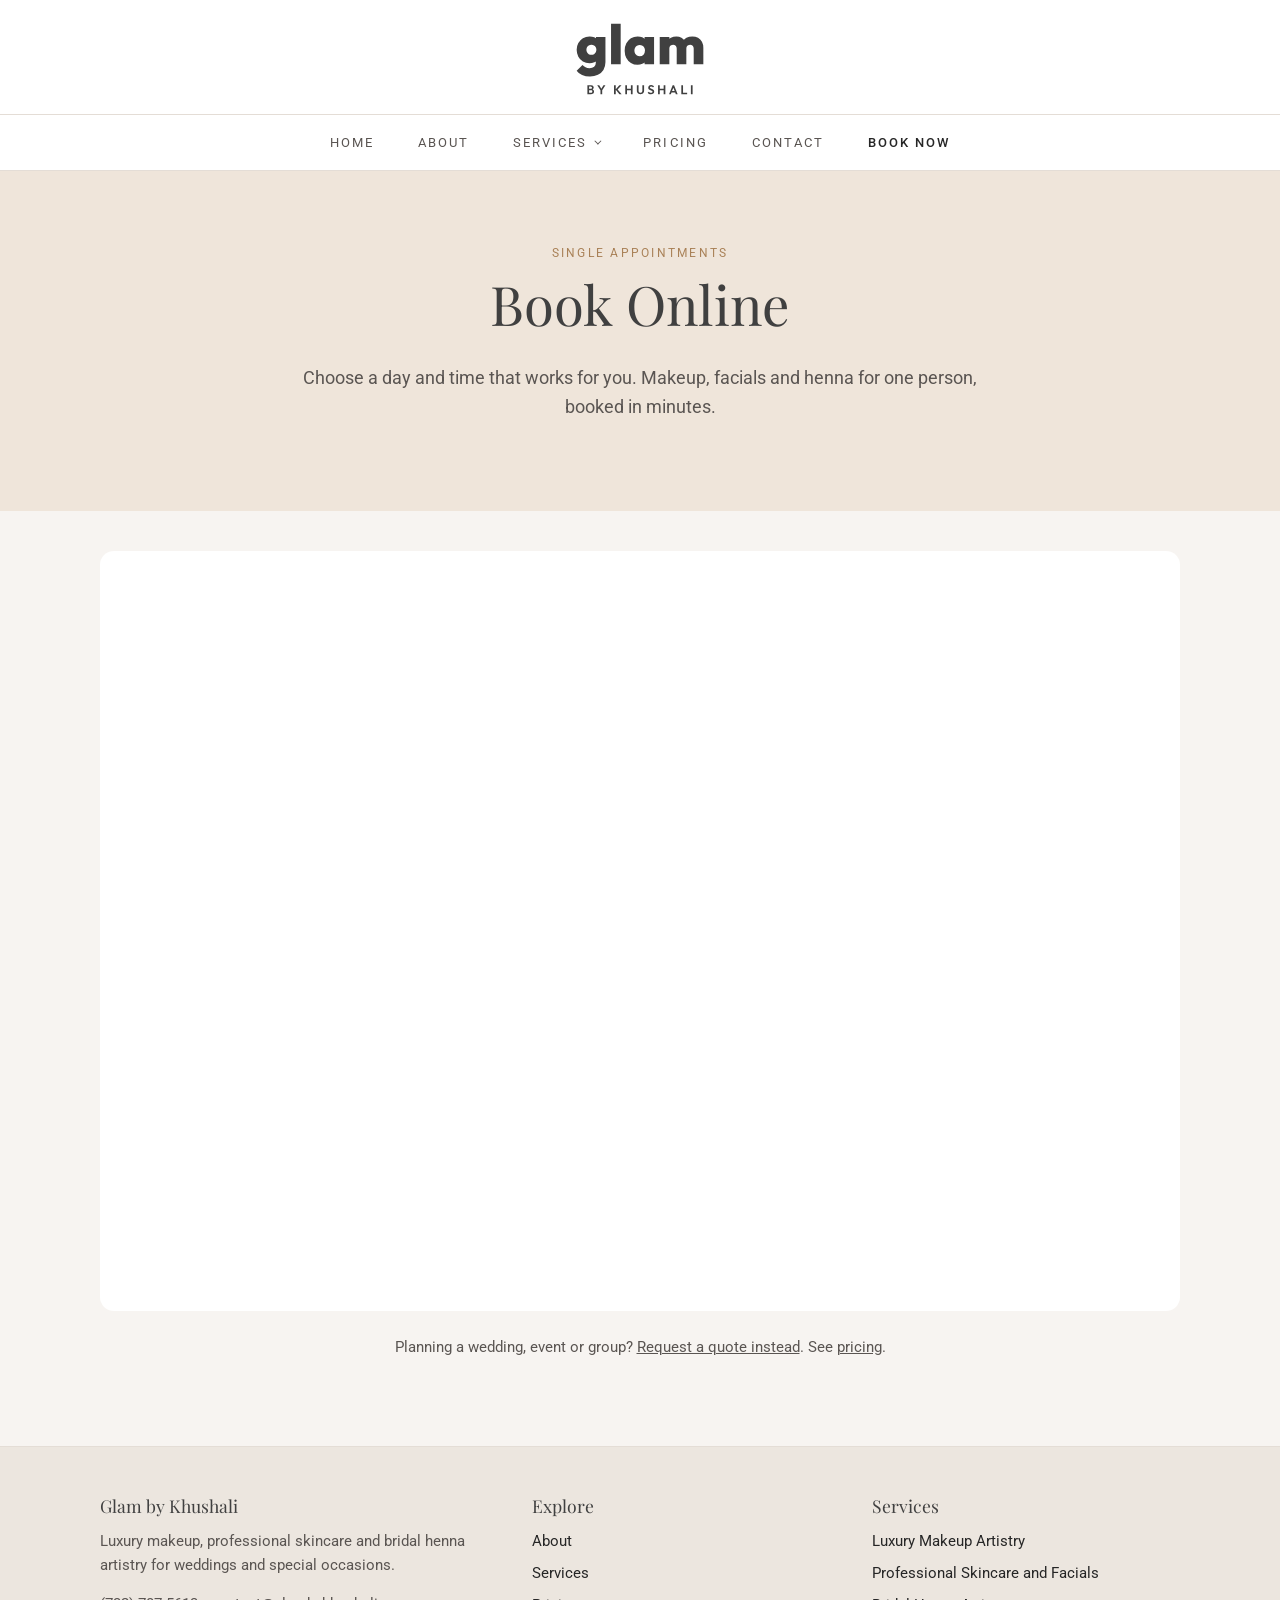
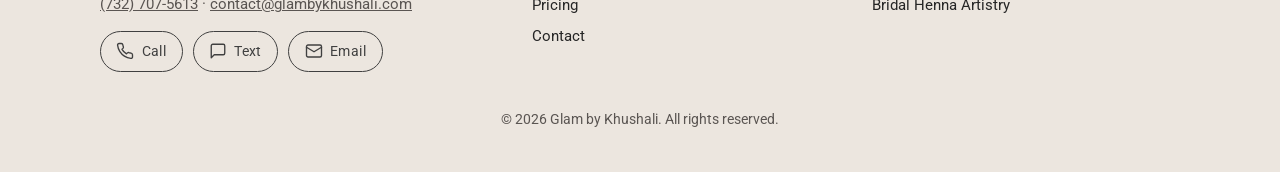
<file: book/online/index.html>
<!doctype html>
<html lang="en">
<head>
<meta charset="utf-8">
<meta name="viewport" content="width=device-width, initial-scale=1">
<title>Book Online | Glam by Khushali</title>
<meta name="description" content="Book a single makeup, skincare or henna appointment with Glam by Khushali. Choose a time online.">
<link rel="canonical" href="https://glambykhushali.com/book/online/">
<meta property="og:title" content="Book Online | Glam by Khushali">
<meta property="og:description" content="Book a single makeup, skincare or henna appointment with Glam by Khushali. Choose a time online.">
<meta property="og:image" content="https://glambykhushali.com/assets/hero.jpg">
<link rel="icon" href="/favicon.ico" sizes="32x32">
<link rel="icon" type="image/svg+xml" href="/favicon.svg">
<link rel="apple-touch-icon" sizes="180x180" href="/apple-touch-icon.png">
<link rel="preconnect" href="https://fonts.googleapis.com">
<link rel="preconnect" href="https://fonts.gstatic.com" crossorigin>
<link rel="stylesheet" href="https://fonts.googleapis.com/css2?family=Playfair+Display:wght@400;500&family=Roboto:wght@300;400;500&display=swap">
<link rel="stylesheet" href="/assets/site.css">
<script src="https://assets.calendly.com/assets/external/widget.js" async></script>
</head>
<body>
<header class="brand-bar">
  <a class="book-mobile" href="/book/">Book</a>
  <a class="logo" href="/" aria-label="Glam by Khushali home"><img src="/assets/logo.svg" alt="Glam by Khushali" width="470" height="266"></a>
  <button class="menu-toggle" type="button" aria-expanded="false" aria-controls="mobile-menu" aria-label="Menu"><svg viewBox="0 0 24 24" fill="none" stroke="currentColor" stroke-width="1.8" stroke-linecap="round" aria-hidden="true"><path d="M3 6h18M3 12h18M3 18h18"/></svg></button>
</header>
<nav class="main-nav" aria-label="Primary">
  <a href="/">Home</a>
  <a href="/about/">About</a>
  <div class="has-sub"><a href="/#services">Services</a><span class="caret" aria-hidden="true"></span>
    <div class="submenu"><a href="/services/makeup/">Luxury Makeup</a><a href="/services/skincare/">Skincare & Facials</a><a href="/services/henna/">Bridal Henna</a></div>
  </div>
  <a href="/pricing/">Pricing</a>
  <a href="/contact/">Contact</a>
  <a class="nav-book" href="/book/" aria-current="page">Book Now</a>
</nav>
<div class="menu-overlay"></div>
<nav id="mobile-menu" class="mobile-menu" aria-label="Mobile">
  <button class="menu-close" type="button" aria-label="Close menu">&times;</button>
  <a href="/">Home</a>
  <a href="/about/">About</a>
  <a href="/#services">Services</a>
  <a class="sub" href="/services/makeup/">Luxury Makeup</a><a class="sub" href="/services/skincare/">Skincare & Facials</a><a class="sub" href="/services/henna/">Bridal Henna</a>
  <a href="/pricing/">Pricing</a>
  <a href="/contact/">Contact</a>
  <a class="nav-book" href="/book/" aria-current="page">Book Now</a>
</nav>
<main>
<section class="section section--tint center">
  <div class="wrap">
    <p class="eyebrow">Single appointments</p>
    <h1>Book Online</h1>
    <p class="lead">Choose a day and time that works for you. Makeup, facials and henna for one person, booked in minutes.</p>
  </div>
</section>

<section class="section" style="padding-top:8px">
  <div class="wrap">
    <div class="calendly-box">
        <div class="calendly-inline-widget" data-url="https://calendly.com/khushalisoni90/30min?hide_gdpr_banner=1"></div>
      </div>
    <p class="center note" style="margin-top:24px">Planning a wedding, event or group? <a href="/contact/#inquire">Request a quote instead</a>. See <a href="/pricing/">pricing</a>.</p>
  </div>
</section>
</main>
<footer class="site-footer">
  <div class="wrap footer-grid">
    <div>
      <h3>Glam by Khushali</h3>
      <p class="note">Luxury makeup, professional skincare and bridal henna artistry for weddings and special occasions.</p>
      <p class="note"><a href="tel:+17327075613">(732) 707-5613</a> · <a href="mailto:contact@glambykhushali.com">contact@glambykhushali.com</a></p>
      <div class="footer-actions">
        <a class="btn btn--ghost" href="tel:+17327075613"><svg viewBox="0 0 24 24" fill="none" stroke="currentColor" stroke-width="1.8" stroke-linecap="round" stroke-linejoin="round" aria-hidden="true"><path d="M22 16.9v3a2 2 0 0 1-2.2 2 19.8 19.8 0 0 1-8.6-3.1 19.5 19.5 0 0 1-6-6A19.8 19.8 0 0 1 2.1 4.2 2 2 0 0 1 4.1 2h3a2 2 0 0 1 2 1.7c.1.9.4 1.8.7 2.7a2 2 0 0 1-.5 2.1L8 9.8a16 16 0 0 0 6 6l1.3-1.3a2 2 0 0 1 2.1-.4c.9.3 1.8.6 2.7.7a2 2 0 0 1 1.7 2z"/></svg>Call</a>
        <a class="btn btn--ghost" href="sms:+17327075613"><svg viewBox="0 0 24 24" fill="none" stroke="currentColor" stroke-width="1.8" stroke-linecap="round" stroke-linejoin="round" aria-hidden="true"><path d="M21 15a2 2 0 0 1-2 2H7l-4 4V5a2 2 0 0 1 2-2h14a2 2 0 0 1 2 2z"/></svg>Text</a>
        <a class="btn btn--ghost" href="mailto:contact@glambykhushali.com"><svg viewBox="0 0 24 24" fill="none" stroke="currentColor" stroke-width="1.8" stroke-linecap="round" stroke-linejoin="round" aria-hidden="true"><rect x="2" y="4" width="20" height="16" rx="2"/><path d="m22 7-10 6L2 7"/></svg>Email</a>
      </div>
    </div>
    <div>
      <h3>Explore</h3>
      <ul class="footer-links">
        <li><a href="/about/">About</a></li>
        <li><a href="/#services">Services</a></li>
        <li><a href="/pricing/">Pricing</a></li>
        <li><a href="/contact/">Contact</a></li>
      </ul>
    </div>
    <div>
      <h3>Services</h3>
      <ul class="footer-links">
        <li><a href="/services/makeup/">Luxury Makeup Artistry</a></li><li><a href="/services/skincare/">Professional Skincare and Facials</a></li><li><a href="/services/henna/">Bridal Henna Artistry</a></li>
      </ul>
    </div>
  </div>
  <p class="copyright">© 2026 Glam by Khushali. All rights reserved.</p>
</footer>
<script src="/assets/site.js" defer></script>
</body>
</html>
</file>
<file: assets/site.css>
:root {
  --bg: #f7f4f1;
  --surface: #ffffff;
  --ink: #262626;
  --ink-soft: #5a5552;
  --brand: #404040;
  --accent: #a98157;
  --accent-soft: #efe5da;
  --line: #e4ddd6;
  --radius: 14px;
  --heading: "Playfair Display", Georgia, serif;
  --body: "Roboto", system-ui, -apple-system, sans-serif;
  --max: 1120px;
}

*, *::before, *::after { box-sizing: border-box; }
html { scroll-behavior: smooth; -webkit-text-size-adjust: 100%; }
body {
  margin: 0;
  background: var(--bg);
  color: var(--ink);
  font-family: var(--body);
  font-size: 17px;
  line-height: 1.65;
  min-height: 100vh;
  display: flex;
  flex-direction: column;
}
main { flex: 1; }
img { max-width: 100%; height: auto; display: block; }
a { color: inherit; }
h1, h2, h3 { font-family: var(--heading); font-weight: 400; line-height: 1.2; color: var(--brand); margin: 0 0 .5em; }
h1 { font-size: clamp(2.1rem, 5vw, 3.4rem); }
h2 { font-size: clamp(1.7rem, 3.6vw, 2.5rem); }
h3 { font-size: 1.35rem; }
p { margin: 0 0 1em; }
.wrap { max-width: var(--max); margin: 0 auto; padding: 0 20px; }
.section { padding: 72px 0; }
.section--tint { background: var(--accent-soft); }
.center { text-align: center; }
.eyebrow { text-transform: uppercase; letter-spacing: .18em; font-size: .78rem; color: var(--accent); margin-bottom: .6em; }
.lead { font-size: 1.1rem; color: var(--ink-soft); max-width: 680px; margin-left: auto; margin-right: auto; }

/* Buttons */
.btn {
  display: inline-flex; align-items: center; justify-content: center; gap: .5em;
  padding: .8em 1.6em; border-radius: 999px; border: 1px solid var(--brand);
  background: var(--brand); color: #fff; text-decoration: none; font-size: .95rem;
  letter-spacing: .03em; cursor: pointer; transition: opacity .2s, background .2s, color .2s;
}
.btn:hover { opacity: .85; }
.btn--ghost { background: transparent; color: var(--brand); }
.btn--ghost:hover { background: var(--brand); color: #fff; opacity: 1; }
.btn--light { background: #fff; color: var(--brand); border-color: #fff; }
.btn svg { width: 18px; height: 18px; flex: none; }

/* Header */
/* Header: logo bar on top (scrolls away), centered menu bar that stays pinned */
html { scroll-padding-top: 64px; }
.brand-bar {
  position: sticky; top: 0; z-index: 50; background: var(--surface);
  display: grid; grid-template-columns: 1fr auto 1fr; align-items: center;
  padding: 8px 16px; border-bottom: 1px solid var(--line);
}
.logo { justify-self: center; display: block; }
.logo img { height: 40px; width: auto; display: block; }
.book-mobile { justify-self: start; font-size: .75rem; letter-spacing: .18em; text-transform: uppercase; text-decoration: none; color: var(--ink); font-weight: 500; }
.menu-toggle { justify-self: end; background: none; border: 0; padding: 6px; color: var(--brand); cursor: pointer; line-height: 0; }
.menu-toggle svg { width: 28px; height: 28px; }
.main-nav { display: none; }
.menu-overlay { position: fixed; inset: 0; background: rgba(0,0,0,.35); opacity: 0; visibility: hidden; transition: opacity .4s, visibility .4s; z-index: 60; }
.menu-overlay.open { opacity: 1; visibility: visible; }
.mobile-menu {
  position: fixed; top: 0; right: 0; bottom: 0; width: min(86vw, 340px); z-index: 70; background: var(--surface);
  padding: 64px 32px 32px; overflow-y: auto; transform: translateX(105%); transition: transform .5s ease; box-shadow: -10px 0 30px rgba(0,0,0,.08);
}
.mobile-menu.open { transform: none; }
.mobile-menu a { display: block; padding: 12px 0; text-decoration: none; font-size: .8rem; letter-spacing: .18em; text-transform: uppercase; color: var(--ink-soft); }
.mobile-menu a.sub { padding: 8px 0 8px 18px; font-size: .72rem; color: #8a847f; }
.mobile-menu a:hover, .mobile-menu a:focus-visible { color: var(--ink); }
.mobile-menu .nav-book { margin-top: 10px; border-top: 1px solid var(--line); padding-top: 18px; color: var(--ink); font-weight: 500; }
.menu-close { position: absolute; top: 14px; right: 18px; background: none; border: 0; font-size: 2rem; line-height: 1; color: var(--brand); cursor: pointer; }
@media (min-width: 900px) {
  .brand-bar { position: static; display: block; text-align: center; padding: 22px 0 18px; border-bottom: 0; }
  .logo img { height: 74px; margin: 0 auto; }
  .book-mobile, .menu-toggle, .menu-overlay, .mobile-menu { display: none; }
  .main-nav {
    display: flex; justify-content: center; align-items: center; gap: 44px; flex-wrap: wrap;
    position: sticky; top: 0; z-index: 50; background: var(--surface);
    border-top: 1px solid var(--line); border-bottom: 1px solid var(--line); padding: 0 24px;
  }
  .main-nav > a, .has-sub > a { display: block; padding: 17px 0; font-size: .8rem; letter-spacing: .16em; text-transform: uppercase; text-decoration: none; color: var(--ink-soft); transition: color .2s linear; }
  .main-nav > a:hover, .has-sub:hover > a, .has-sub:focus-within > a { color: var(--ink); }
  .main-nav [aria-current="page"] { color: var(--ink); }
  .main-nav .nav-book { color: var(--ink); font-weight: 500; }
  .has-sub { position: relative; display: flex; align-items: center; gap: 7px; }
  .has-sub .caret { width: 5px; height: 5px; border-right: 1px solid currentColor; border-bottom: 1px solid currentColor; transform: rotate(45deg) translateY(-2px); color: var(--ink-soft); }
  .submenu {
    position: absolute; top: 100%; left: -22px; min-width: 210px; background: var(--surface); padding: 10px 22px 12px;
    border: 1px solid var(--line); box-shadow: 0 8px 24px rgba(0,0,0,.08);
    opacity: 0; visibility: hidden; transform: translateY(6px); transition: opacity .2s, transform .2s, visibility .2s;
  }
  .has-sub:hover .submenu, .has-sub:focus-within .submenu { opacity: 1; visibility: visible; transform: none; }
  .submenu a { display: block; padding: 9px 0; font-size: .72rem; letter-spacing: .16em; text-transform: uppercase; text-decoration: none; color: #8a847f; white-space: nowrap; }
  .submenu a:hover { color: var(--ink); }
}

/* Hero */
.hero {
  position: relative; color: #fff; text-align: center;
  background-size: cover; background-position: center 40%;
  padding: 120px 0 130px;
}
.hero::before { content: ""; position: absolute; inset: 0; background: linear-gradient(rgba(20, 14, 10, .45), rgba(20, 14, 10, .6)); }
.hero .wrap { position: relative; }
.hero h1 { color: #fff; }
.hero p { font-size: 1.2rem; opacity: .95; }
.hero .actions { display: flex; flex-wrap: wrap; gap: 12px; justify-content: center; margin-top: 1.6em; }
.page-hero { padding: 80px 0 90px; }

/* About split */
.split { display: grid; gap: 40px; align-items: center; }
.split img.portrait { aspect-ratio: 4 / 5; max-width: 460px; justify-self: center; }
.split img { border-radius: var(--radius); width: 100%; aspect-ratio: 4 / 3; object-fit: cover; }
@media (min-width: 860px) { .split { grid-template-columns: 1fr 1fr; gap: 56px; } }

/* Service cards */
.cards { display: grid; gap: 28px; margin-top: 40px; }
@media (min-width: 760px) { .cards { grid-template-columns: repeat(3, 1fr); } }
.card {
  background: var(--surface); border-radius: var(--radius); overflow: hidden;
  text-decoration: none; display: flex; flex-direction: column;
  box-shadow: 0 1px 2px rgba(0,0,0,.05), 0 8px 24px rgba(60, 40, 20, .06);
  transition: transform .25s, box-shadow .25s;
}
.card:hover { transform: translateY(-4px); box-shadow: 0 2px 4px rgba(0,0,0,.06), 0 16px 36px rgba(60, 40, 20, .12); }
.card img { aspect-ratio: 4 / 3; object-fit: cover; width: 100%; }
.card-body { padding: 24px; display: flex; flex-direction: column; flex: 1; }
.card-body p { color: var(--ink-soft); font-size: .97rem; }
.card-link { margin-top: auto; color: var(--accent); font-size: .92rem; letter-spacing: .05em; }

/* Detail pages */
.gallery { display: grid; gap: 14px; grid-template-columns: repeat(2, 1fr); }
.gallery img { border-radius: 10px; aspect-ratio: 1 / 1; object-fit: cover; width: 100%; }
@media (min-width: 760px) { .gallery { grid-template-columns: repeat(3, 1fr); } }
.checklist { list-style: none; padding: 0; margin: 0 0 1em; }
.checklist li { position: relative; padding-left: 28px; margin-bottom: .55em; }
.checklist li::before { content: ""; position: absolute; left: 4px; top: .55em; width: 9px; height: 9px; border-radius: 50%; background: var(--accent); }
.steps { counter-reset: step; display: grid; gap: 20px; margin-top: 28px; }
@media (min-width: 760px) { .steps { grid-template-columns: repeat(3, 1fr); } }
.step { background: var(--surface); border-radius: var(--radius); padding: 22px; }
.step::before { counter-increment: step; content: "0" counter(step); font-family: var(--heading); font-size: 1.6rem; color: var(--accent); display: block; margin-bottom: 6px; }
.step h3 { font-size: 1.1rem; }
.step p { font-size: .95rem; color: var(--ink-soft); margin: 0; }

/* Pricing */
.rate-badge { display: inline-block; background: var(--surface); border: 1px solid var(--line); border-radius: 999px; padding: .5em 1.4em; font-family: var(--heading); font-size: 1.5rem; color: var(--brand); margin: .4em 0 1em; }
.price-group { margin-top: 56px; }
.price-group > h2 { border-bottom: 1px solid var(--line); padding-bottom: .4em; }
.price-list { display: grid; gap: 20px; margin-top: 24px; }
@media (min-width: 760px) { .price-list { grid-template-columns: repeat(2, 1fr); } }
.price-item { background: var(--surface); border-radius: var(--radius); padding: 26px; box-shadow: 0 1px 2px rgba(0,0,0,.04); display: flex; flex-direction: column; }
.price-head { display: flex; justify-content: space-between; align-items: baseline; gap: 12px; flex-wrap: wrap; margin-bottom: .4em; }
.price-head h3 { margin: 0; }
.price-est { color: var(--accent); font-size: .95rem; white-space: nowrap; }
.price-time { font-size: .9rem; color: var(--ink-soft); margin-bottom: .8em; }
.price-item .checklist { font-size: .95rem; }
.policy { background: var(--surface); border-radius: var(--radius); padding: 32px; margin-top: 56px; border: 1px solid var(--line); }
.policy h2 { font-size: 1.6rem; }

/* Contact */
.contact-options { display: grid; gap: 18px; margin-top: 36px; }
@media (min-width: 760px) { .contact-options { grid-template-columns: repeat(3, 1fr); } }
.contact-card { background: var(--surface); border-radius: var(--radius); padding: 28px 24px; text-align: center; display: flex; flex-direction: column; align-items: center; gap: 10px; }
.contact-card .icon { width: 52px; height: 52px; border-radius: 50%; background: var(--accent-soft); color: var(--accent); display: grid; place-items: center; }
.contact-card .icon svg { width: 24px; height: 24px; }
.contact-card h3 { margin: 4px 0 0; }
.contact-card p { color: var(--ink-soft); font-size: .95rem; margin: 0 0 8px; }
.calendly-box { background: var(--surface); border-radius: var(--radius); overflow: hidden; margin-top: 32px; }
.calendly-inline-widget { min-width: 300px; width: 100%; height: 1120px; }
@media (min-width: 760px) { .calendly-inline-widget { height: 760px; } }
.booking-fallback { padding: 40px 24px; text-align: center; }
.form { max-width: 620px; margin: 32px auto 0; display: grid; gap: 16px; }
.form label { display: block; font-size: .9rem; margin-bottom: 4px; }
.form input, .form textarea { width: 100%; font: inherit; padding: 12px 14px; border: 1px solid var(--line); border-radius: 10px; background: var(--surface); }
.form input:focus, .form textarea:focus { outline: 2px solid var(--accent); outline-offset: 1px; }
.fields { display: grid; gap: 16px; }
.hidden { display: none !important; }
.note { font-size: .92rem; color: var(--ink-soft); }

/* CTA band */
.cta-band { background: var(--brand); color: #fff; text-align: center; padding: 64px 0; }
.cta-band h2 { color: #fff; }
.cta-band p { opacity: .85; }
.cta-band .actions { display: flex; gap: 12px; justify-content: center; flex-wrap: wrap; margin-top: 1.4em; }

/* Footer */
.site-footer { background: #ece6df; border-top: 1px solid var(--line); padding: 48px 0 28px; font-size: .95rem; }
.footer-grid { display: grid; gap: 32px; text-align: center; }
@media (min-width: 760px) { .footer-grid { grid-template-columns: 1.3fr 1fr 1fr; text-align: left; } }
.footer-grid h3 { font-size: 1.1rem; margin-bottom: .7em; }
.footer-links { list-style: none; padding: 0; margin: 0; }
.footer-links li { margin-bottom: .45em; }
.footer-links a { text-decoration: none; }
.footer-links a:hover { color: var(--accent); }
.footer-actions { display: flex; gap: 10px; flex-wrap: wrap; justify-content: center; }
@media (min-width: 760px) { .footer-actions { justify-content: flex-start; } }
.footer-actions .btn { padding: .55em 1.1em; font-size: .88rem; }
.copyright { text-align: center; color: var(--ink-soft); font-size: .85rem; margin-top: 36px; }

/* Book Now chooser */
.choose { display: grid; gap: 22px; margin-top: 36px; text-align: center; }
@media (min-width: 760px) { .choose { grid-template-columns: repeat(2, 1fr); gap: 28px; } }
.choose-card { background: var(--surface); border-radius: var(--radius); padding: 40px 32px 36px; display: flex; flex-direction: column; align-items: center; gap: 12px; box-shadow: 0 6px 22px rgba(0,0,0,.04); }
.choose-card .icon { width: 56px; height: 56px; border-radius: 50%; background: var(--accent-soft); color: var(--accent); display: grid; place-items: center; }
.choose-card .icon svg { width: 26px; height: 26px; }
.choose-card .eyebrow { margin: 6px 0 0; }
.choose-card h2 { margin: 0; font-size: 1.7rem; }
.choose-card p:not(.eyebrow) { color: var(--ink-soft); margin: 0 0 10px; max-width: 34ch; }
.choose-card .btn { margin-top: auto; }
.split--top { align-items: start; }
.split--top h1 { margin-bottom: .6em; }

/* Reviewer edits */
.btn--block { display: flex; width: 100%; }
.price-feature { padding: 72px 0; }
.price-card { background: var(--surface); border: 2px solid var(--accent); border-radius: 22px; max-width: 760px; margin: 0 auto; padding: 56px 24px 52px; box-shadow: 0 18px 50px rgba(64, 40, 20, .12); }
.price-big { font-family: var(--heading); font-size: clamp(1.6rem, 4vw, 2.4rem); color: var(--ink-soft); margin: .1em 0 .1em; line-height: 1.1; }
.price-big span { display: block; font-size: clamp(4.5rem, 16vw, 8rem); color: var(--brand); line-height: 1; letter-spacing: -.02em; }
.price-sub { color: var(--ink-soft); font-size: 1.1rem; margin: .4em 0 1.6em; }
.cta-band .cta-phone { font-family: var(--heading); font-size: clamp(2rem, 6vw, 3rem); margin: .2em 0 0; opacity: 1; line-height: 1.2; }
.cta-band .cta-phone a { color: #fff; text-decoration: none; }
.cta-band .cta-email { margin: 0; opacity: 1; }
.cta-band .cta-email a, .cta-band .cta-alt a { color: #fff; }
.cta-band .cta-alt { margin: 1.4em 0 0; font-size: .95rem; }
.tagline { font-family: var(--heading); font-style: italic; font-size: 1.3rem; line-height: 1.45; color: var(--accent); margin: .2em 0 1.4em; }
.cta-band .actions .btn { flex: 0 0 160px; width: 160px; }

/* Home hero: photo on top, text anchored to the bottom so it doesn't cover the jewelry */
.hero { display: flex; align-items: flex-end; min-height: 640px; padding: 60px 0 56px; }
.hero .wrap { width: 100%; }
.hero::before { background: linear-gradient(rgba(20,14,10,0) 0%, rgba(20,14,10,.15) 40%, rgba(20,14,10,.78) 100%); }
@media (max-width: 700px) { .hero { min-height: 560px; } }
.hero .eyebrow, .hero h1, .hero p { text-shadow: 0 1px 14px rgba(0,0,0,.55); }

/* Hero: photo's face sits on the right, text on the left (desktop) */
.hero { background-position: 70% 50%; }
.hero::before { background: linear-gradient(rgba(20,14,10,.1), rgba(20,14,10,.6)); }
@media (min-width: 900px) {
  .hero { align-items: center; background-position: 60% 50%; }
  .hero::before { background: linear-gradient(90deg, rgba(20,14,10,.78) 0%, rgba(20,14,10,.55) 35%, rgba(20,14,10,0) 62%); }
  .hero .wrap { text-align: left; max-width: var(--max); }
  .hero .wrap > * { max-width: 520px; }
  .hero .actions { justify-content: flex-start; }
}
@media (max-width: 899px) { .hero { background-position: 48% 50%; } }

/* Darker hero photo */
.hero::before { background: linear-gradient(rgba(20,14,10,.3), rgba(20,14,10,.68)); }
@media (min-width: 900px) {
  .hero::before { background: linear-gradient(90deg, rgba(20,14,10,.85) 0%, rgba(20,14,10,.65) 35%, rgba(20,14,10,.3) 65%, rgba(20,14,10,.3) 100%); }
}
</file>
